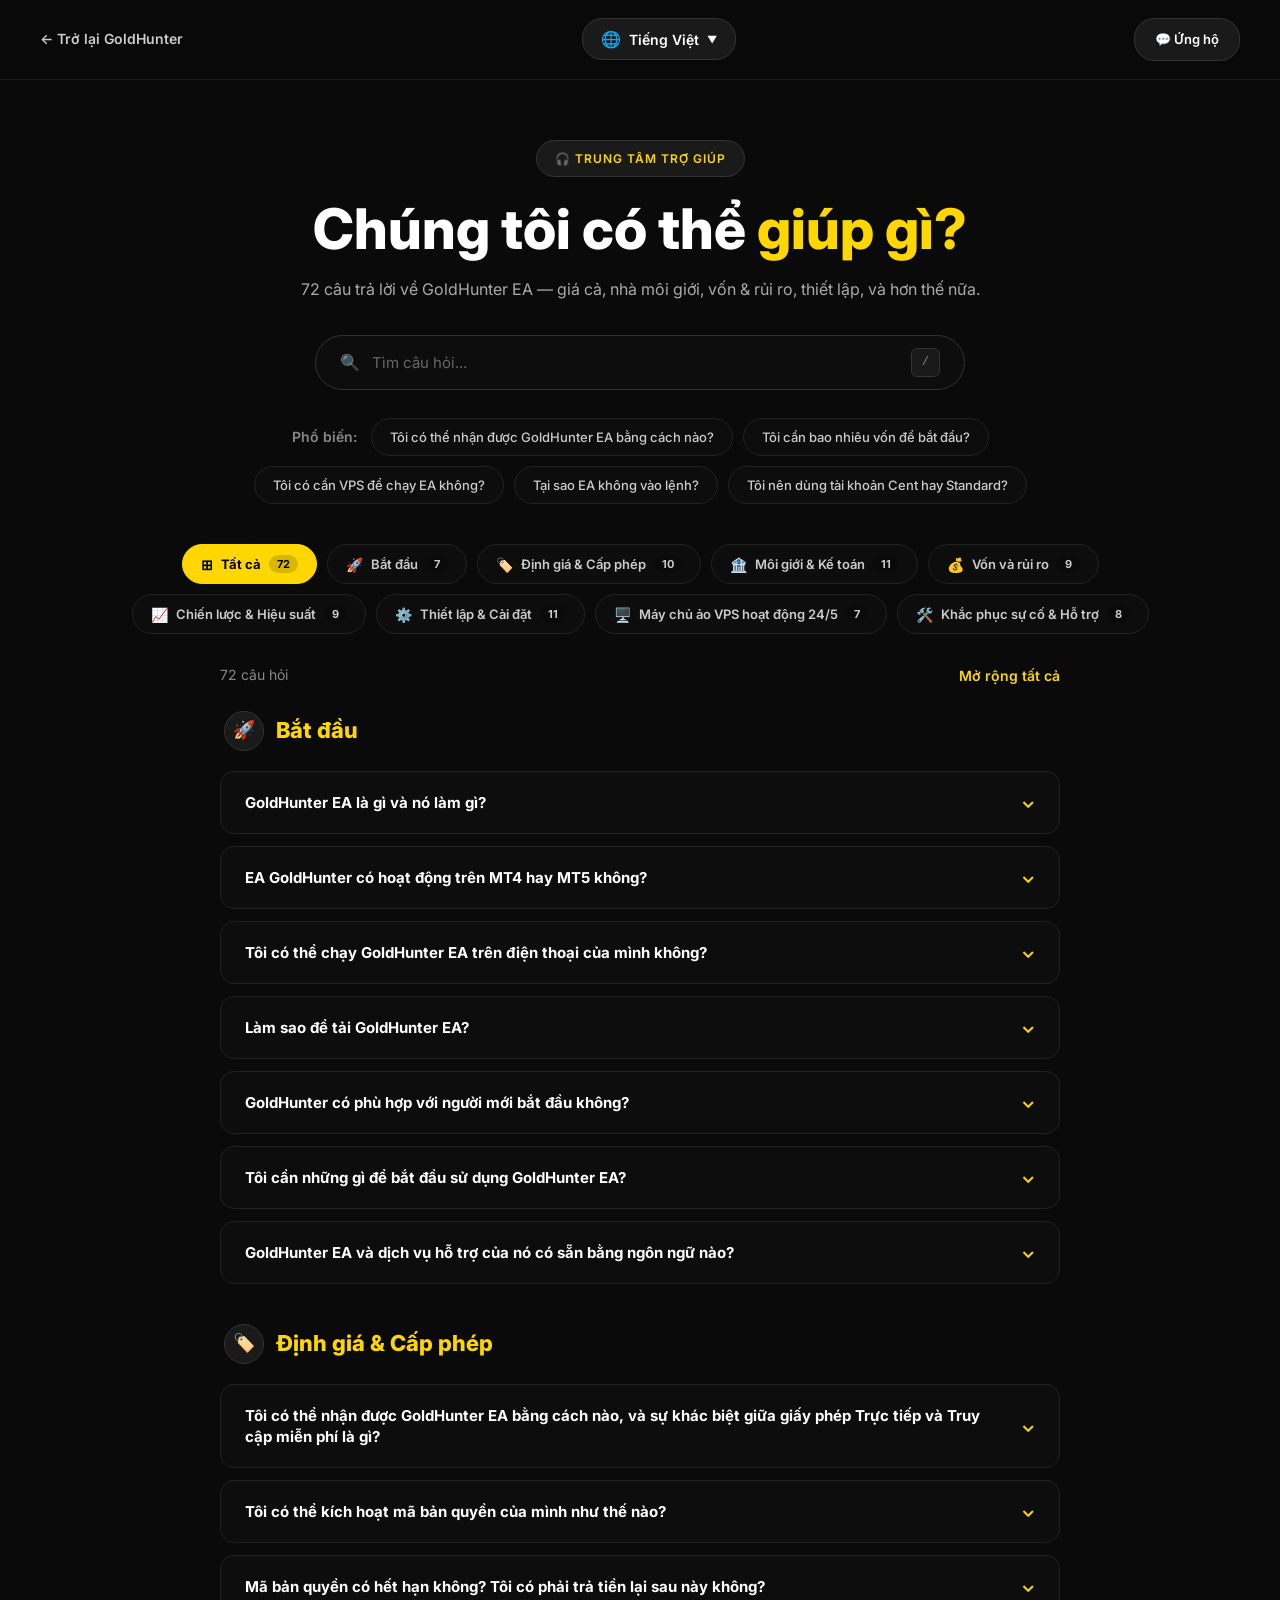
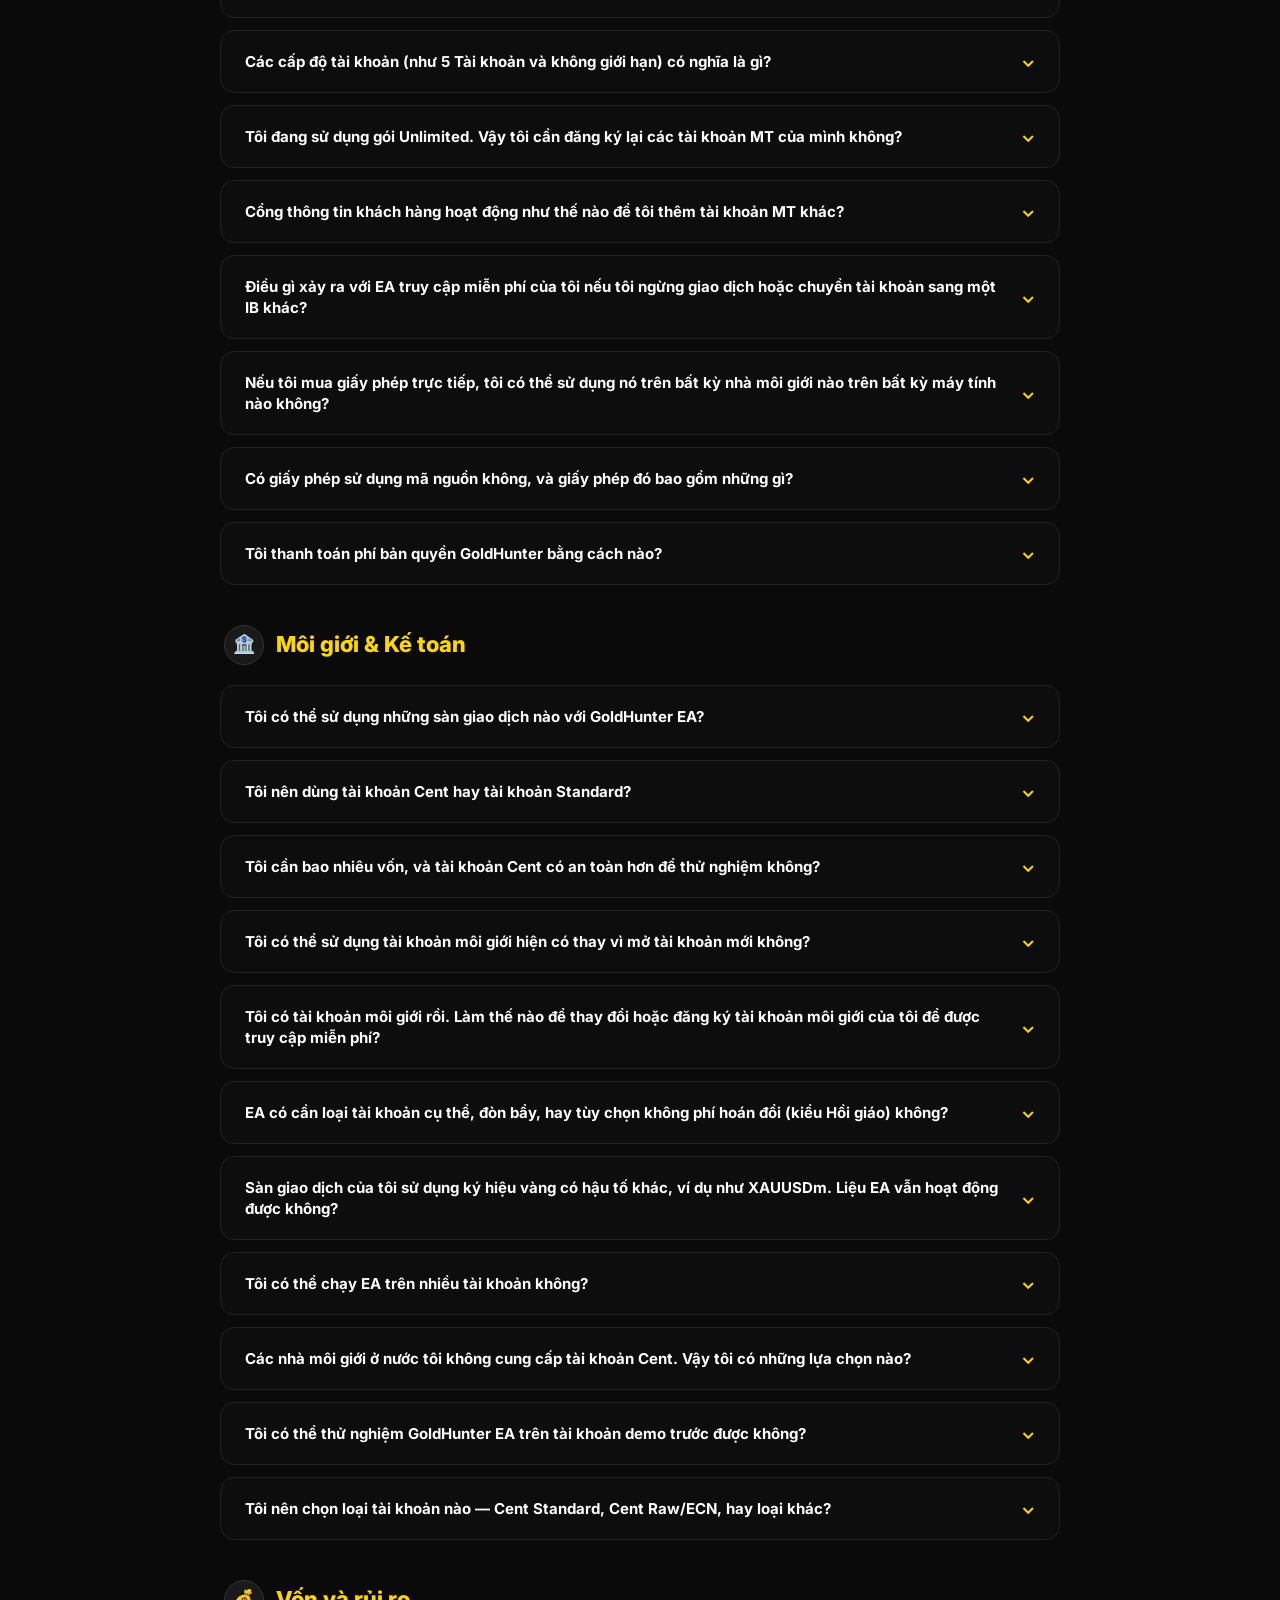
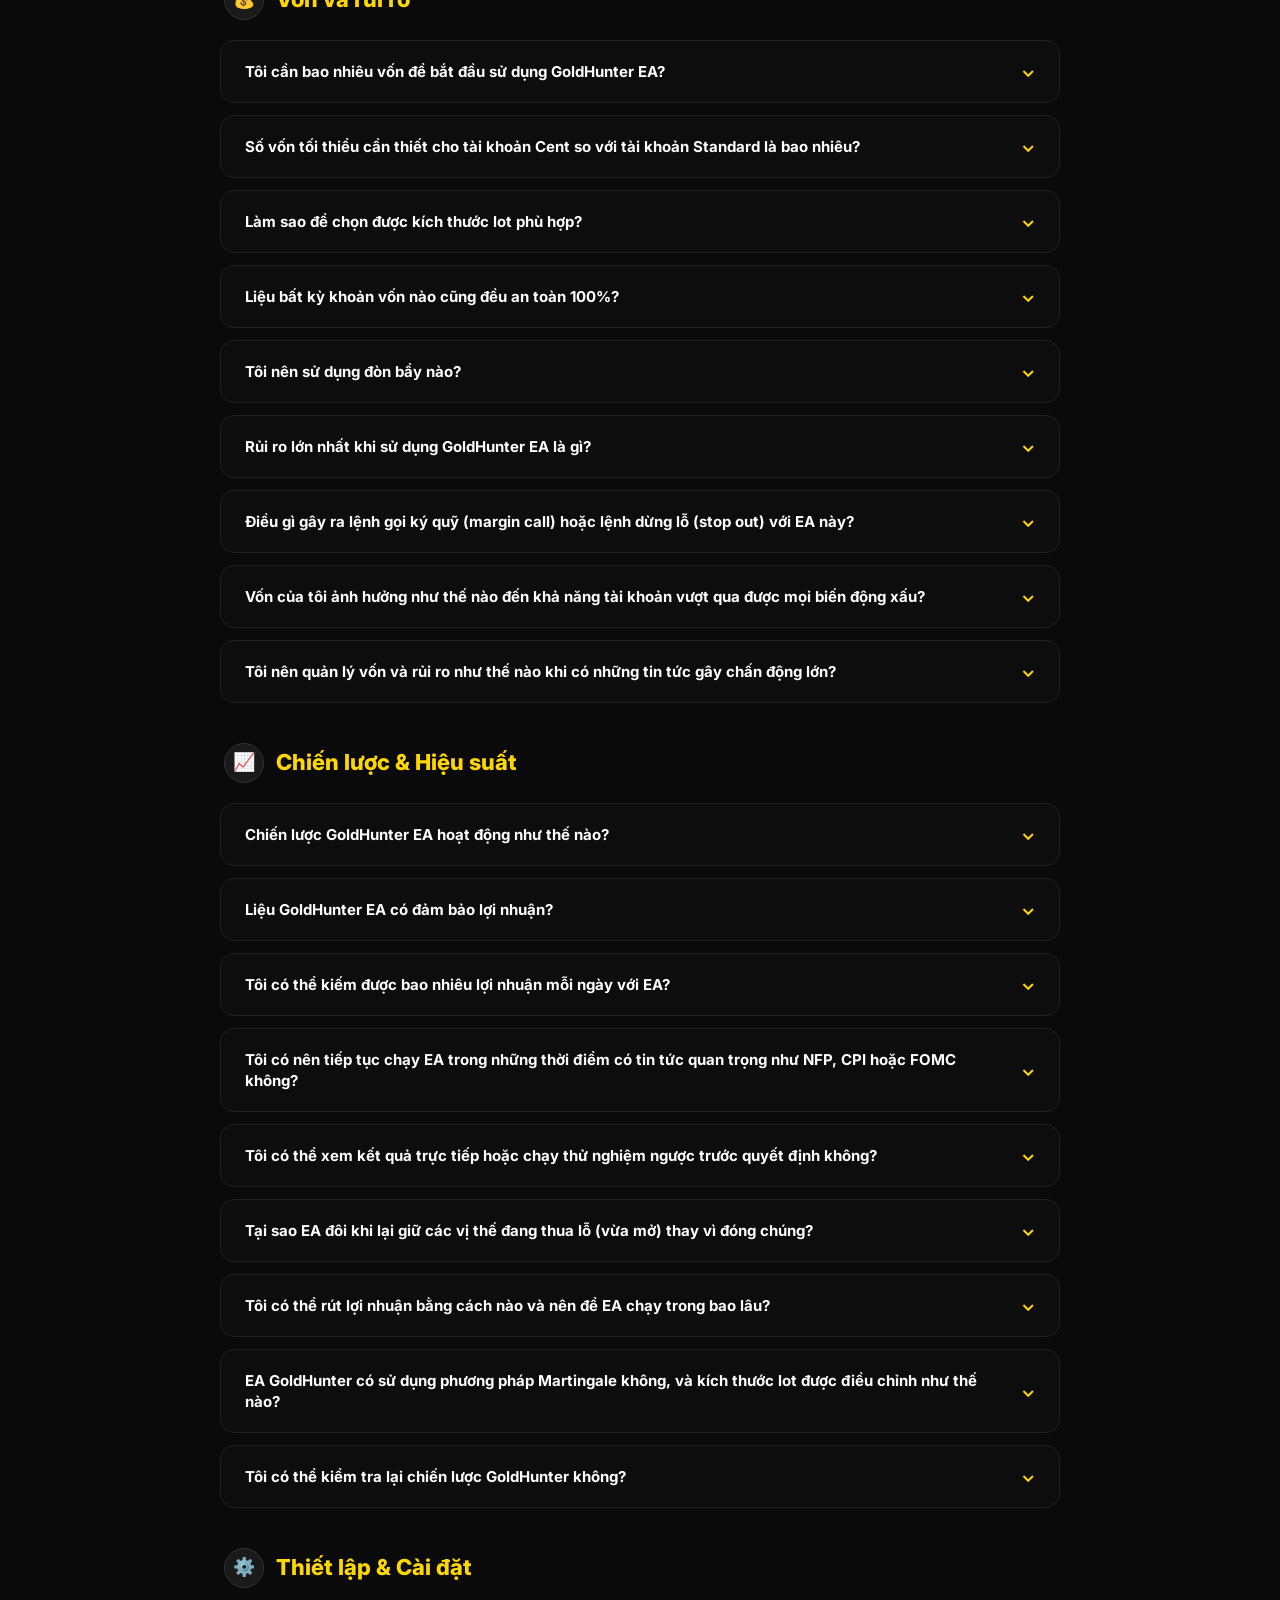
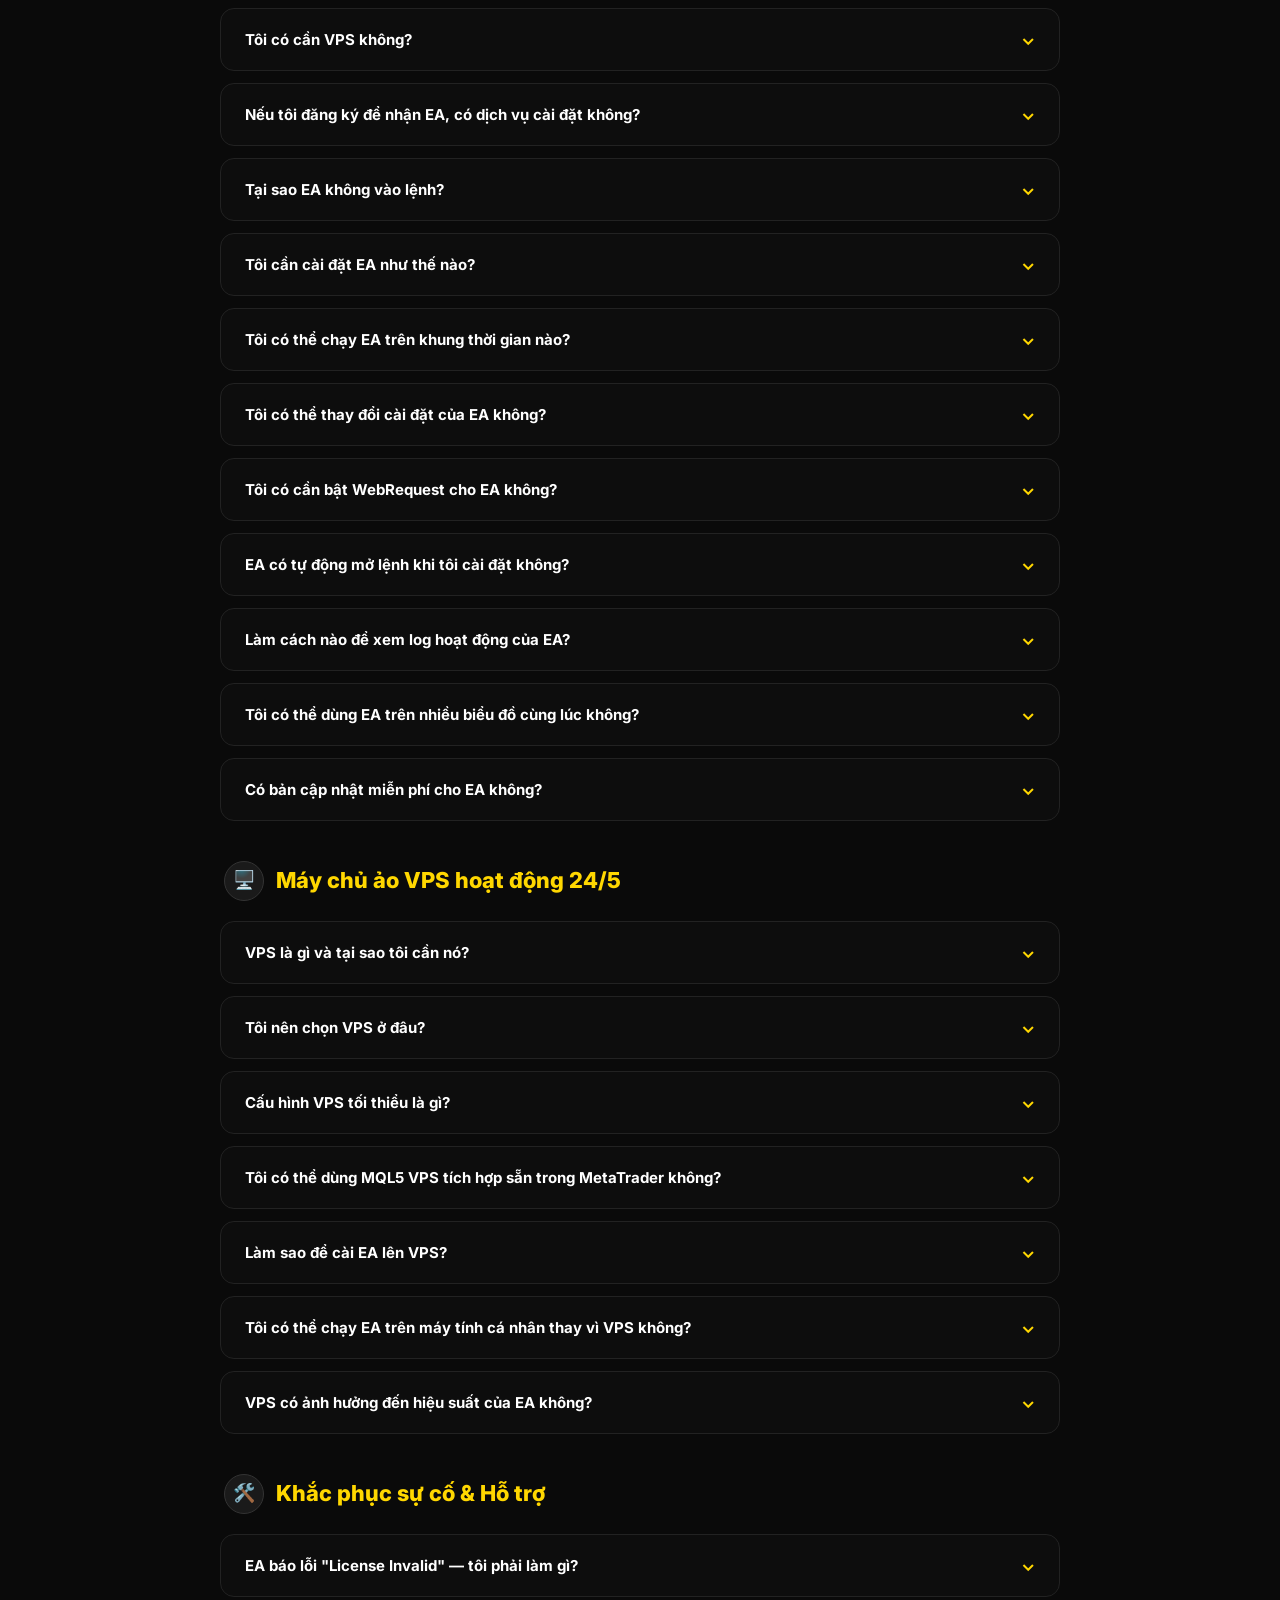
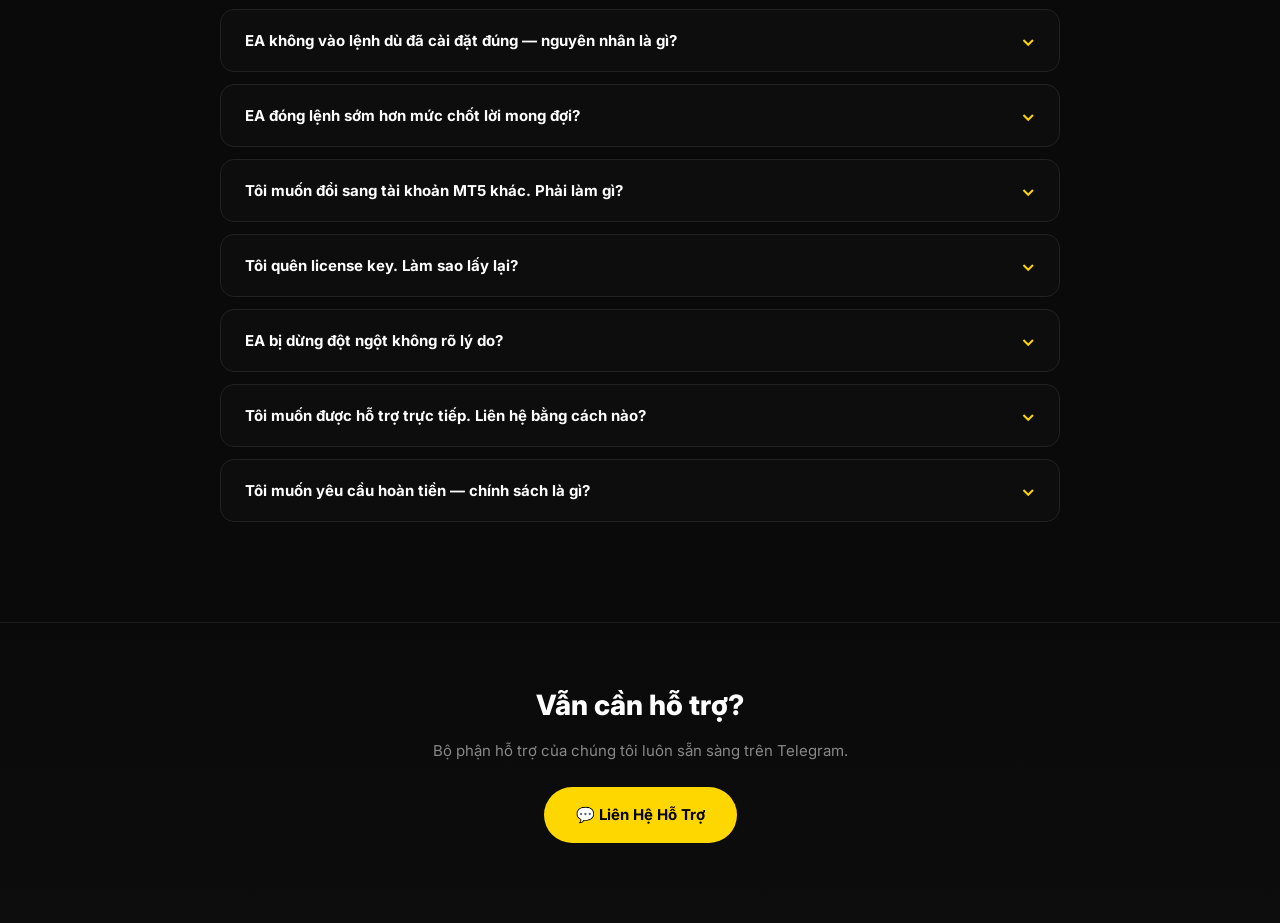
<file: faq.html>
<!DOCTYPE html>
<html lang="vi">
<head>
    <meta charset="UTF-8">
    <meta name="viewport" content="width=device-width, initial-scale=1.0">
    <title>Trung Tâm Trợ Giúp - GoldHunter EA</title>
    <link rel="stylesheet" href="style.css">
    <link href="https://fonts.googleapis.com/css2?family=Inter:wght@400;600;800&display=swap" rel="stylesheet">
</head>
<body class="faq-page">

    <!-- HEADER -->
    <header class="faq-header">
        <a href="index.html" class="back-link">← Trở lại GoldHunter</a>

        <!-- DROPDOWN NGÔN NGỮ -->
        <div class="lang-selector" id="langSelector">
            <button class="lang-btn" id="langBtn" type="button">
                <span class="globe-icon">🌐</span>
                <span id="currentLang">Tiếng Việt</span>
                <span class="arrow">▼</span>
            </button>
            <div class="lang-dropdown" id="langDropdown">
                <a href="#" data-lang="vi">Tiếng Việt <span class="check">✓</span></a>
                <a href="#" data-lang="en">English</a>
                <a href="#" data-lang="ms">Bahasa Melayu</a>
                <a href="#" data-lang="id">Bahasa Indonesia</a>
                <a href="#" data-lang="zh-CN">简体中文</a>
                <a href="#" data-lang="zh-TW">繁體中文</a>
                <a href="#" data-lang="th">ไทย</a>
                <a href="#" data-lang="ko">한국어</a>
                <a href="#" data-lang="ja">日本語</a>
                <a href="#" data-lang="tl">Filipino</a>
                <a href="#" data-lang="hi">हिन्दी</a>
                <a href="#" data-lang="es">Español</a>
                <a href="#" data-lang="pt">Português (Brasil)</a>
                <a href="#" data-lang="ru">Русский</a>
                <a href="#" data-lang="fr">Français</a>
                <a href="#" data-lang="de">Deutsch</a>
                <a href="#" data-lang="mn">Монгол</a>
                <a href="#" data-lang="kk">Қазақша</a>
                <a href="#" data-lang="uz">O'zbekcha</a>
                <a href="#" data-lang="en-ZA">English (South Africa)</a>
            </div>
        </div>

        <a href="https://t.me/Goldhunter89" target="_blank" class="support-btn">💬 Ứng hộ</a>
    </header>

    <!-- HERO -->
    <section class="faq-hero">
        <div class="badge-support">🎧 TRUNG TÂM TRỢ GIÚP</div>
        <h1>Chúng tôi có thể <span class="highlight-gold">giúp gì?</span></h1>
        <p class="faq-hero-subtitle">72 câu trả lời về GoldHunter EA — giá cả, nhà môi giới, vốn & rủi ro, thiết lập, và hơn thế nữa.</p>

        <!-- Ô TÌM KIẾM -->
        <div class="search-box">
            <span class="search-icon">🔍</span>
            <input type="text" id="faqSearch" placeholder="Tìm câu hỏi...">
            <kbd class="search-kbd">/</kbd>
        </div>

        <!-- CÂU HỎI PHỔ BIẾN -->
        <div class="popular-questions">
            <p class="popular-label">Phổ biến:</p>
            <button class="popular-tag" data-target="q-cat-1">Tôi có thể nhận được GoldHunter EA bằng cách nào?</button>
            <button class="popular-tag" data-target="q-cat-1">Tôi cần bao nhiêu vốn để bắt đầu?</button>
            <button class="popular-tag" data-target="q-cat-6">Tôi có cần VPS để chạy EA không?</button>
            <button class="popular-tag" data-target="q-cat-8">Tại sao EA không vào lệnh?</button>
            <button class="popular-tag" data-target="q-cat-2">Tôi nên dùng tài khoản Cent hay Standard?</button>
        </div>
    </section>

    <!-- TABS DANH MỤC -->
    <section class="faq-tabs-wrapper">
        <div class="faq-tabs-grid" id="faqTabs">
            <button class="faq-cat-btn active" data-cat="all">
                <span class="cat-icon">⊞</span> Tất cả <span class="cat-count">72</span>
            </button>
            <button class="faq-cat-btn" data-cat="bat-dau">
                <span class="cat-icon">🚀</span> Bắt đầu <span class="cat-count">7</span>
            </button>
            <button class="faq-cat-btn" data-cat="dinh-gia">
                <span class="cat-icon">🏷️</span> Định giá & Cấp phép <span class="cat-count">10</span>
            </button>
            <button class="faq-cat-btn" data-cat="moi-gioi">
                <span class="cat-icon">🏦</span> Môi giới & Kế toán <span class="cat-count">11</span>
            </button>
            <button class="faq-cat-btn" data-cat="von-rui-ro">
                <span class="cat-icon">💰</span> Vốn và rủi ro <span class="cat-count">9</span>
            </button>
            <button class="faq-cat-btn" data-cat="chien-luoc">
                <span class="cat-icon">📈</span> Chiến lược & Hiệu suất <span class="cat-count">9</span>
            </button>
            <button class="faq-cat-btn" data-cat="thiet-lap">
                <span class="cat-icon">⚙️</span> Thiết lập & Cài đặt <span class="cat-count">11</span>
            </button>
            <button class="faq-cat-btn" data-cat="vps">
                <span class="cat-icon">🖥️</span> Máy chủ ảo VPS hoạt động 24/5 <span class="cat-count">7</span>
            </button>
            <button class="faq-cat-btn" data-cat="khac-phuc">
                <span class="cat-icon">🛠️</span> Khắc phục sự cố & Hỗ trợ <span class="cat-count">8</span>
            </button>
        </div>
    </section>

    <!-- THANH ĐIỀU KHIỂN -->
    <section class="faq-controls">
        <p class="faq-count-display"><span id="faqVisibleCount">72</span> câu hỏi</p>
        <button class="btn-expand-all" id="btnExpandAll">Mở rộng tất cả</button>
    </section>

    <!-- NỘI DUNG FAQ -->
    <section class="faq-container" id="faqContainer">

        <!-- ========== BẮT ĐẦU ========== -->
        <div class="faq-category" data-category="bat-dau">
            <div class="category-header">
                <span class="cat-badge">🚀</span>
                <h2>Bắt đầu</h2>
            </div>
            <div class="faq-list-full">

                <div class="faq-item-full" data-category="bat-dau">
                    <div class="faq-question-full">
                        <span class="faq-q-text">GoldHunter EA là gì và nó làm gì?</span>
                        <span class="faq-icon">⌄</span>
                    </div>
                    <div class="faq-answer-full">
                        <p>GoldHunter EA là một robot giao dịch (Expert Advisor) dành cho MetaTrader 5, được xây dựng và tối ưu hóa đặc biệt cho cặp XAUUSD (Vàng) — đó là thị trường mặc định của nó, và nó không được thiết kế cho các cặp tiền tệ khác ngay từ đầu. Đây là một công cụ tự động có rủi ro cao và không đảm bảo lợi nhuận.</p>
                        <button class="copy-link-btn" onclick="copyQuestionLink(this)">🔗 Sao chép liên kết</button>
                    </div>
                </div>

                <div class="faq-item-full" data-category="bat-dau">
                    <div class="faq-question-full">
                        <span class="faq-q-text">EA GoldHunter có hoạt động trên MT4 hay MT5 không?</span>
                        <span class="faq-icon">⌄</span>
                    </div>
                    <div class="faq-answer-full">
                        <p>Hiện tại chúng tôi cung cấp bản dựng tối ưu dành cho MT5.</p>
                        <button class="copy-link-btn" onclick="copyQuestionLink(this)">🔗 Sao chép liên kết</button>
                    </div>
                </div>

                <div class="faq-item-full" data-category="bat-dau">
                    <div class="faq-question-full">
                        <span class="faq-q-text">Tôi có thể chạy GoldHunter EA trên điện thoại của mình không?</span>
                        <span class="faq-icon">⌄</span>
                    </div>
                    <div class="faq-answer-full">
                        <p>Không. GoldHunter EA chỉ chạy trên ứng dụng MetaTrader 5 dành cho máy tính để bàn (máy tính Windows, laptop hoặc VPS) — nó không thể chạy trên điện thoại, dù là Android hay iPhone/iOS. Ứng dụng MetaTrader trên điện thoại di động chỉ có thể giám sát tài khoản và giao dịch của bạn; nó không thể chạy một Expert Advisor (EA). Để giao dịch liên tục 24/7, hãy sử dụng VPS.</p>
                        <button class="copy-link-btn" onclick="copyQuestionLink(this)">🔗 Sao chép liên kết</button>
                    </div>
                </div>

                <div class="faq-item-full" data-category="bat-dau">
                    <div class="faq-question-full">
                        <span class="faq-q-text">Làm sao để tải GoldHunter EA?</span>
                        <span class="faq-icon">⌄</span>
                    </div>
                    <div class="faq-answer-full">
                        <p>Có hai cách. <strong>Giấy phép trực tiếp:</strong> thanh toán một lần duy nhất trọn đời, hoạt động với bất kỳ nhà môi giới nào và bao gồm các nâng cấp miễn phí; bạn đăng ký ID tài khoản MT của mình (tối đa 5 tài khoản ở gói 5 tài khoản, hoặc không giới hạn số lượng ở gói Không giới hạn). <strong>Truy cập miễn phí:</strong> không mất phí cấp phép — đăng ký qua liên kết chính thức của IB, hoàn tất KYC và nạp tiền. Dù bằng cách nào, giấy phép cũng sẽ bị khóa với các ID tài khoản MT cụ thể mà bạn đăng ký. Xem phần Giá cả để biết chi phí.</p>
                        <button class="copy-link-btn" onclick="copyQuestionLink(this)">🔗 Sao chép liên kết</button>
                    </div>
                </div>

                <div class="faq-item-full" data-category="bat-dau">
                    <div class="faq-question-full">
                        <span class="faq-q-text">GoldHunter có phù hợp với người mới bắt đầu không?</span>
                        <span class="faq-icon">⌄</span>
                    </div>
                    <div class="faq-answer-full">
                        <p>Vâng — nó chạy trên các thiết lập mặc định, vì vậy không có thiết lập phức tạp và việc cài đặt cũng giống như bất kỳ EA MetaTrader nào khác. Chỉ cần bắt đầu với số vốn nhỏ và chỉ sử dụng số tiền bạn có thể chấp nhận mất. Hỗ trợ có trên Telegram nếu bạn cần giúp đỡ.</p>
                        <button class="copy-link-btn" onclick="copyQuestionLink(this)">🔗 Sao chép liên kết</button>
                    </div>
                </div>

                <div class="faq-item-full" data-category="bat-dau">
                    <div class="faq-question-full">
                        <span class="faq-q-text">Tôi cần những gì để bắt đầu sử dụng GoldHunter EA?</span>
                        <span class="faq-icon">⌄</span>
                    </div>
                    <div class="faq-answer-full">
                        <p>Bạn cần có tài khoản MT5 với một nhà môi giới, ứng dụng MetaTrader trên máy tính để bàn (PC, laptop hoặc VPS) và giấy phép GoldHunter (Giấy phép trực tiếp hoặc Truy cập miễn phí). Sau khi có giấy phép, hãy đăng nhập vào cổng thông tin khách hàng, đăng ký số tài khoản MT của bạn và tải xuống EA và các thiết lập sẵn. Nên sử dụng VPS để chạy liên tục.</p>
                        <button class="copy-link-btn" onclick="copyQuestionLink(this)">🔗 Sao chép liên kết</button>
                    </div>
                </div>

                <div class="faq-item-full" data-category="bat-dau">
                    <div class="faq-question-full">
                        <span class="faq-q-text">GoldHunter EA và dịch vụ hỗ trợ của nó có sẵn bằng ngôn ngữ nào?</span>
                        <span class="faq-icon">⌄</span>
                    </div>
                    <div class="faq-answer-full">
                        <p>Cổng thông tin khách hàng, phần Hỏi đáp này và các tài liệu trợ giúp đều bằng tiếng Anh, và bộ phận hỗ trợ có mặt trên Telegram. Bản thân MetaTrader hỗ trợ nhiều ngôn ngữ hiển thị trong phần cài đặt của nó.</p>
                        <button class="copy-link-btn" onclick="copyQuestionLink(this)">🔗 Sao chép liên kết</button>
                    </div>
                </div>

            </div>
        </div>

        <!-- ========== ĐỊNH GIÁ & CẤP PHÉP ========== -->
        <div class="faq-category" data-category="dinh-gia">
            <div class="category-header">
                <span class="cat-badge">🏷️</span>
                <h2>Định giá & Cấp phép</h2>
            </div>
            <div class="faq-list-full">

                <div class="faq-item-full" data-category="dinh-gia">
                    <div class="faq-question-full">
                        <span class="faq-q-text">Tôi có thể nhận được GoldHunter EA bằng cách nào, và sự khác biệt giữa giấy phép Trực tiếp và Truy cập miễn phí là gì?</span>
                        <span class="faq-icon">⌄</span>
                    </div>
                    <div class="faq-answer-full">
                        <p>Có hai lựa chọn. <strong>Giấy phép Trực tiếp</strong> là khoản thanh toán một lần trọn đời (xem Giá cả) hoạt động với bất kỳ nhà môi giới nào, không có điều kiện về khối lượng giao dịch và bao gồm các bản nâng cấp miễn phí. <strong>Quyền truy cập Miễn phí</strong> không mất phí — đăng ký qua liên kết IB chính thức, hoàn tất KYC và nạp tiền. Cả hai đều bị khóa vào ID tài khoản MT cụ thể mà bạn đăng ký trên cổng thông tin: Giấy phép Trực tiếp cho phép bạn đăng ký tối đa giới hạn cấp độ của mình (5 tài khoản hoặc không giới hạn), trong khi Quyền truy cập Miễn phí được liên kết với tài khoản của bạn dưới IB chính thức. Cả hai đều chạy cùng một EA trên cặp XAUUSD cho MT5.</p>
                        <button class="copy-link-btn" onclick="copyQuestionLink(this)">🔗 Sao chép liên kết</button>
                    </div>
                </div>

                <div class="faq-item-full" data-category="dinh-gia">
                    <div class="faq-question-full">
                        <span class="faq-q-text">Tôi có thể kích hoạt mã bản quyền của mình như thế nào?</span>
                        <span class="faq-icon">⌄</span>
                    </div>
                    <div class="faq-answer-full">
                        <p>Kết nối EA với biểu đồ XAUUSD, mở phần Inputs và nhập mã bản quyền của bạn. EA sẽ xác thực trực tuyến, vì vậy phần mềm giao dịch cần có kết nối internet. Tài khoản MT phải được đăng ký với giấy phép của bạn trước, nếu không bạn sẽ gặp lỗi bản quyền.</p>
                        <button class="copy-link-btn" onclick="copyQuestionLink(this)">🔗 Sao chép liên kết</button>
                    </div>
                </div>

                <div class="faq-item-full" data-category="dinh-gia">
                    <div class="faq-question-full">
                        <span class="faq-q-text">Mã bản quyền có hết hạn không? Tôi có phải trả tiền lại sau này không?</span>
                        <span class="faq-icon">⌄</span>
                    </div>
                    <div class="faq-answer-full">
                        <p>Giấy phép trực tiếp (trọn đời) không bao giờ hết hạn — không mất phí gia hạn và được nâng cấp miễn phí lên tất cả các phiên bản tương lai. Quyền truy cập miễn phí cũng không mất phí, nhưng phải tuân theo các điều kiện của chương trình IB.</p>
                        <button class="copy-link-btn" onclick="copyQuestionLink(this)">🔗 Sao chép liên kết</button>
                    </div>
                </div>

                <div class="faq-item-full" data-category="dinh-gia">
                    <div class="faq-question-full">
                        <span class="faq-q-text">Các cấp độ tài khoản (như 5 Tài khoản và không giới hạn) có nghĩa là gì?</span>
                        <span class="faq-icon">⌄</span>
                    </div>
                    <div class="faq-answer-full">
                        <p>Mỗi giấy phép trả phí đều có một cấp độ quy định số lượng tài khoản MT bạn có thể đăng ký, ví dụ như cấp độ 5 tài khoản hoặc Không giới hạn. Mỗi mã kích hoạt được liên kết với số tài khoản đã đăng ký của bạn, vì vậy EA chỉ chạy trên các tài khoản đó. "Không giới hạn" có nghĩa là không có giới hạn về số lượng tài khoản bạn có thể đăng ký, chứ không phải là nó tự động chạy trên bất kỳ tài khoản nào.</p>
                        <button class="copy-link-btn" onclick="copyQuestionLink(this)">🔗 Sao chép liên kết</button>
                    </div>
                </div>

                <div class="faq-item-full" data-category="dinh-gia">
                    <div class="faq-question-full">
                        <span class="faq-q-text">Tôi đang sử dụng gói Unlimited. Vậy tôi cần đăng ký lại các tài khoản MT của mình không?</span>
                        <span class="faq-icon">⌄</span>
                    </div>
                    <div class="faq-answer-full">
                        <p>Đúng vậy. Mọi gói cước, kể cả gói Unlimited, đều yêu cầu đăng ký ít nhất một tài khoản MT trên cổng thông tin trước khi EA hoạt động. Gói Unlimited chỉ loại bỏ giới hạn về số lượng tài khoản bạn có thể thêm; mỗi tài khoản vẫn phải được đăng ký, nếu không bạn sẽ gặp lỗi giấy phép.</p>
                        <button class="copy-link-btn" onclick="copyQuestionLink(this)">🔗 Sao chép liên kết</button>
                    </div>
                </div>

                <div class="faq-item-full" data-category="dinh-gia">
                    <div class="faq-question-full">
                        <span class="faq-q-text">Cổng thông tin khách hàng hoạt động như thế nào để tôi thêm tài khoản MT khác?</span>
                        <span class="faq-icon">⌄</span>
                    </div>
                    <div class="faq-answer-full">
                        <p>Cổng thông tin khách hàng dành cho những người sở hữu giấy phép trả phí để quản lý khóa của họ — hãy đăng nhập bằng khóa và mật khẩu của bạn để đăng ký hoặc thêm ID tài khoản MT. Để chạy EA trên một tài khoản mới, trước tiên hãy thêm tài khoản đó vào cổng thông tin. Người dùng truy cập miễn phí không có cổng thông tin (bộ phận hỗ trợ sẽ thiết lập tài khoản duy nhất cho họ). Cổng thông tin chỉ dùng để quản lý khóa, không phải để tải xuống — EA có sẵn trên các liên kết tải xuống công khai.</p>
                        <button class="copy-link-btn" onclick="copyQuestionLink(this)">🔗 Sao chép liên kết</button>
                    </div>
                </div>

                <div class="faq-item-full" data-category="dinh-gia">
                    <div class="faq-question-full">
                        <span class="faq-q-text">Điều gì xảy ra với EA truy cập miễn phí của tôi nếu tôi ngừng giao dịch hoặc chuyển tài khoản sang một IB khác?</span>
                        <span class="faq-icon">⌄</span>
                    </div>
                    <div class="faq-answer-full">
                        <p>Quyền truy cập miễn phí phụ thuộc vào việc tài khoản của bạn vẫn thuộc hệ thống IB chính thức. Nếu bạn chuyển sang hệ thống khác, giấy phép truy cập miễn phí sẽ không được duy trì và EA sẽ ngừng hoạt động. Nếu bạn không muốn điều kiện về IB hoặc khối lượng giao dịch, giấy phép trực tiếp sẽ hoạt động trên bất kỳ nhà môi giới nào. Vui lòng liên hệ bộ phận hỗ trợ nếu tình huống của bạn thay đổi.</p>
                        <button class="copy-link-btn" onclick="copyQuestionLink(this)">🔗 Sao chép liên kết</button>
                    </div>
                </div>

                <div class="faq-item-full" data-category="dinh-gia">
                    <div class="faq-question-full">
                        <span class="faq-q-text">Nếu tôi mua giấy phép trực tiếp, tôi có thể sử dụng nó trên bất kỳ nhà môi giới nào trên bất kỳ máy tính nào không?</span>
                        <span class="faq-icon">⌄</span>
                    </div>
                    <div class="faq-answer-full">
                        <p>Đúng vậy. Giấy phép trực tiếp hoạt động với bất kỳ nhà môi giới nào, không có điều kiện về khối lượng giao dịch và bạn có thể cài đặt nó trên bất kỳ máy tính hoặc VPS nào. Mỗi tài khoản MT chỉ cần được đăng ký vào giấy phép của bạn trước, tối đa đến giới hạn của cấp độ bạn chọn. EA sẽ kiểm tra giấy phép trực tuyến, vì vậy thiết bị đầu cuối cần có kết nối internet.</p>
                        <button class="copy-link-btn" onclick="copyQuestionLink(this)">🔗 Sao chép liên kết</button>
                    </div>
                </div>

                <div class="faq-item-full" data-category="dinh-gia">
                    <div class="faq-question-full">
                        <span class="faq-q-text">Có giấy phép sử dụng mã nguồn không, và giấy phép đó bao gồm những gì?</span>
                        <span class="faq-icon">⌄</span>
                    </div>
                    <div class="faq-answer-full">
                        <p>Có. Giấy phép sử dụng toàn bộ mã nguồn có sẵn — xem phần Giá cả để biết giá hiện tại. Đây là phiên bản ngoại tuyến, không cần khóa bản quyền, bạn có thể chỉnh sửa và sử dụng trọn đời. Liên hệ bộ phận hỗ trợ để biết thêm chi tiết.</p>
                        <button class="copy-link-btn" onclick="copyQuestionLink(this)">🔗 Sao chép liên kết</button>
                    </div>
                </div>

                <div class="faq-item-full" data-category="dinh-gia">
                    <div class="faq-question-full">
                        <span class="faq-q-text">Tôi thanh toán phí bản quyền GoldHunter bằng cách nào?</span>
                        <span class="faq-icon">⌄</span>
                    </div>
                    <div class="faq-answer-full">
                        <p>Thanh toán bằng USDT. Chọn cấp độ của bạn trong phần Giá cả để xem số tiền chính xác cùng với địa chỉ ví USDT và mạng cần gửi đến. Sau khi thanh toán, hãy nhắn tin GoldHunter trên Telegram kèm ảnh chụp màn hình giao dịch và ID MT5 của bạn để kích hoạt giấy phép.</p>
                        <button class="copy-link-btn" onclick="copyQuestionLink(this)">🔗 Sao chép liên kết</button>
                    </div>
                </div>

            </div>
        </div>

        <!-- ========== MÔI GIỚI & KẾ TOÁN ========== -->
        <div class="faq-category" data-category="moi-gioi">
            <div class="category-header">
                <span class="cat-badge">🏦</span>
                <h2>Môi giới & Kế toán</h2>
            </div>
            <div class="faq-list-full">

                <div class="faq-item-full" data-category="moi-gioi">
                    <div class="faq-question-full">
                        <span class="faq-q-text">Tôi có thể sử dụng những sàn giao dịch nào với GoldHunter EA?</span>
                        <span class="faq-icon">⌄</span>
                    </div>
                    <div class="faq-answer-full">
                        <p>Bất kỳ sàn giao dịch MT5 nào có mã giao dịch Vàng (XAUUSD) phù hợp — với mức chênh lệch giá, đòn bẩy, tốc độ khớp lệnh và loại tài khoản tốt. Với Giấy phép Trực tiếp, bạn có thể chọn bất kỳ sàn giao dịch nào. Để truy cập miễn phí, tài khoản của bạn phải được đăng ký thông qua liên kết IB chính thức.</p>
                        <button class="copy-link-btn" onclick="copyQuestionLink(this)">🔗 Sao chép liên kết</button>
                    </div>
                </div>

                <div class="faq-item-full" data-category="moi-gioi">
                    <div class="faq-question-full">
                        <span class="faq-q-text">Tôi nên dùng tài khoản Cent hay tài khoản Standard?</span>
                        <span class="faq-icon">⌄</span>
                    </div>
                    <div class="faq-answer-full">
                        <p>Tài khoản Cent được khuyến nghị cho vốn nhỏ và để thử nghiệm thực tế — bạn có thể bắt đầu một cách khiêm tốn và vẫn giao dịch trong điều kiện thị trường thực. Tài khoản Standard cần vốn lớn hơn nhiều và các thiết lập thận trọng hơn. Nếu bạn là người mới, hãy bắt đầu với tài khoản Cent, sau đó chuyển sang tài khoản Standard sau. Dù bằng cách nào, hãy đảm bảo rằng nhà môi giới, đòn bẩy, chênh lệch giá, hậu tố mã chứng khoán và thiết lập tệp cấu hình phù hợp với khuyến nghị.</p>
                        <button class="copy-link-btn" onclick="copyQuestionLink(this)">🔗 Sao chép liên kết</button>
                    </div>
                </div>

                <div class="faq-item-full" data-category="moi-gioi">
                    <div class="faq-question-full">
                        <span class="faq-q-text">Tôi cần bao nhiêu vốn, và tài khoản Cent có an toàn hơn để thử nghiệm không?</span>
                        <span class="faq-icon">⌄</span>
                    </div>
                    <div class="faq-answer-full">
                        <p>Tài khoản Cent cho phép bạn bắt đầu với số dư nhỏ hơn và rủi ro thực tế thấp hơn, vì vậy đây thường là lựa chọn để thử nghiệm ban đầu; tài khoản Standard cần nhiều vốn hơn đáng kể. Con số chính xác phụ thuộc vào loại tài khoản và khả năng chấp nhận rủi ro — xem hướng dẫn thiết lập. Vàng là mặt hàng biến động, vì vậy không có số dư nào đảm bảo chống lại thua lỗ.</p>
                        <button class="copy-link-btn" onclick="copyQuestionLink(this)">🔗 Sao chép liên kết</button>
                    </div>
                </div>

                <div class="faq-item-full" data-category="moi-gioi">
                    <div class="faq-question-full">
                        <span class="faq-q-text">Tôi có thể sử dụng tài khoản môi giới hiện có thay vì mở tài khoản mới không?</span>
                        <span class="faq-icon">⌄</span>
                    </div>
                    <div class="faq-answer-full">
                        <p>Với Giấy phép Trực tiếp, tài khoản hiện có sẽ hoạt động nếu đáp ứng các thông số kỹ thuật (mã vàng phù hợp, chênh lệch giá, đòn bẩy, loại tài khoản). Để truy cập miễn phí, bạn thường cần đăng ký tài khoản mới hoặc thay đổi nhà cung cấp dịch vụ (IB) thông qua liên kết chính thức. Nếu không chắc chắn tài khoản của mình có đủ điều kiện hay không, hãy liên hệ với bộ phận hỗ trợ trước.</p>
                        <button class="copy-link-btn" onclick="copyQuestionLink(this)">🔗 Sao chép liên kết</button>
                    </div>
                </div>

                <div class="faq-item-full" data-category="moi-gioi">
                    <div class="faq-question-full">
                        <span class="faq-q-text">Tôi có tài khoản môi giới rồi. Làm thế nào để thay đổi hoặc đăng ký tài khoản môi giới của tôi để được truy cập miễn phí?</span>
                        <span class="faq-icon">⌄</span>
                    </div>
                    <div class="faq-answer-full">
                        <p>Để truy cập miễn phí, bạn cần có tài khoản thuộc hệ thống IB chính thức của chúng tôi. Nếu bạn chưa có tài khoản, hãy đăng ký tài khoản mới bằng liên kết môi giới GoldHunter chính thức bên dưới, liên kết này đã có sẵn mã giới thiệu phù hợp cho bạn. Nếu bạn đã có tài khoản Vantage, bạn có thể yêu cầu chuyển đổi IB sang hệ thống IB chính thức bằng cách gửi email cho Vantage — sử dụng mẫu email có sẵn trong phần "Dành cho người dùng tài khoản hiện có" trên trang chủ (hoặc hỏi trợ lý ảo và họ sẽ hướng dẫn bạn cách gửi email chính xác). Quá trình chuyển đổi IB có thể mất một thời gian để được phê duyệt, và quyền truy cập EA chỉ được kích hoạt khi tài khoản của bạn xuất hiện dưới hệ thống IB chính thức. Bộ phận hỗ trợ sẽ hướng dẫn bạn và bạn có thể tự quản lý việc đăng ký tài khoản MT trong cổng thông tin khách hàng.</p>
                        <button class="copy-link-btn" onclick="copyQuestionLink(this)">🔗 Sao chép liên kết</button>
                    </div>
                </div>

                <div class="faq-item-full" data-category="moi-gioi">
                    <div class="faq-question-full">
                        <span class="faq-q-text">EA có cần loại tài khoản cụ thể, đòn bẩy, hay tùy chọn không phí hoán đổi (kiểu Hồi giáo) không?</span>
                        <span class="faq-icon">⌄</span>
                    </div>
                    <div class="faq-answer-full">
                        <p>Thông số tài khoản của bạn rất quan trọng: hậu tố mã giao dịch (ví dụ: XAUUSD so với XAUUSDm), chênh lệch giá, đòn bẩy, máy chủ và loại tài khoản (Cent so với Standard) đều ảnh hưởng đến hiệu suất. Đòn bẩy cao hơn cho phép biên độ ký quỹ lớn hơn nhưng không làm giảm rủi ro thị trường. Giao dịch không phí hoán đổi (Islamic) được hỗ trợ miễn là các thông số khác phù hợp. Hãy xác nhận lại thông tin chi tiết của bạn với bộ phận hỗ trợ để đảm bảo tệp thiết lập của bạn khớp với thông tin cần thiết.</p>
                        <button class="copy-link-btn" onclick="copyQuestionLink(this)">🔗 Sao chép liên kết</button>
                    </div>
                </div>

                <div class="faq-item-full" data-category="moi-gioi">
                    <div class="faq-question-full">
                        <span class="faq-q-text">Sàn giao dịch của tôi sử dụng ký hiệu vàng có hậu tố khác, ví dụ như XAUUSDm. Liệu EA vẫn hoạt động được không?</span>
                        <span class="faq-icon">⌄</span>
                    </div>
                    <div class="faq-answer-full">
                        <p>Đúng vậy. Các nhà môi giới có thể đặt tên cho mã vàng là XAUUSD hoặc sử dụng hậu tố như XAUUSDm. EA sẽ giao dịch bất kỳ mã vàng nào mà nhà môi giới của bạn cung cấp, miễn là biểu đồ và tệp thiết lập được đặt chính xác cho mã đó. Nếu giao dịch không mở, trước tiên hãy kiểm tra hậu tố của mã — bộ phận hỗ trợ có thể giúp bạn tìm được mã phù hợp.</p>
                        <button class="copy-link-btn" onclick="copyQuestionLink(this)">🔗 Sao chép liên kết</button>
                    </div>
                </div>

                <div class="faq-item-full" data-category="moi-gioi">
                    <div class="faq-question-full">
                        <span class="faq-q-text">Tôi có thể chạy EA trên nhiều tài khoản không?</span>
                        <span class="faq-icon">⌄</span>
                    </div>
                    <div class="faq-answer-full">
                        <p>Vâng, tùy thuộc vào cấp độ của bạn. Mỗi giấy phép được khóa với ID tài khoản MT cụ thể mà bạn đăng ký trên cổng thông tin: cấp độ Giấy phép Trực tiếp "5 Tài khoản" cho phép tối đa 5 ID và cấp độ "Không giới hạn" cho phép số lượng ID không giới hạn, trên bất kỳ nhà môi giới nào. Quyền truy cập miễn phí được liên kết với ID tài khoản thuộc IB chính thức. EA chỉ chạy trên các tài khoản có ID MT mà bạn đã đăng ký, vì vậy đối với nhiều tài khoản, Giấy phép Trực tiếp là lựa chọn linh hoạt hơn.</p>
                        <button class="copy-link-btn" onclick="copyQuestionLink(this)">🔗 Sao chép liên kết</button>
                    </div>
                </div>

                <div class="faq-item-full" data-category="moi-gioi">
                    <div class="faq-question-full">
                        <span class="faq-q-text">Các nhà môi giới ở nước tôi không cung cấp tài khoản Cent. Vậy tôi có những lựa chọn nào?</span>
                        <span class="faq-icon">⌄</span>
                    </div>
                    <div class="faq-answer-full">
                        <p>Nếu không có loại tài khoản phù hợp nào được hỗ trợ bởi nhà môi giới tại quốc gia của bạn, Giấy phép Trực tiếp thường là lựa chọn tốt nhất — nó hoạt động với bất kỳ nhà môi giới nào cung cấp biểu tượng Vàng và loại tài khoản phù hợp. Quyền truy cập miễn phí phụ thuộc vào liên kết IB chính thức, điều này không khả thi ở mọi khu vực. EA cần tài khoản thực (không phải tài khoản demo) trên MT5. Liên hệ với bộ phận hỗ trợ để tìm thiết lập phù hợp nhất cho vị trí của bạn.</p>
                        <button class="copy-link-btn" onclick="copyQuestionLink(this)">🔗 Sao chép liên kết</button>
                    </div>
                </div>

                <div class="faq-item-full" data-category="moi-gioi">
                    <div class="faq-question-full">
                        <span class="faq-q-text">Tôi có thể thử nghiệm GoldHunter EA trên tài khoản demo trước được không?</span>
                        <span class="faq-icon">⌄</span>
                    </div>
                    <div class="faq-answer-full">
                        <p>Tài khoản demo rất hữu ích để thực hành cài đặt và quan sát chiến lược mà không cần mạo hiểm tiền thật. Tuy nhiên, giấy phép sử dụng tài khoản MT thực gắn liền với tài khoản đó, vì vậy tài khoản demo không phải là mục tiêu sử dụng lâu dài. Để đánh giá với rủi ro thấp, tài khoản thực có mức cược 1 cent là lựa chọn thông thường, và người dùng trả phí cũng có thể kiểm tra lại chiến lược trong MetaTrader Strategy Tester.</p>
                        <button class="copy-link-btn" onclick="copyQuestionLink(this)">🔗 Sao chép liên kết</button>
                    </div>
                </div>

                <div class="faq-item-full" data-category="moi-gioi">
                    <div class="faq-question-full">
                        <span class="faq-q-text">Tôi nên chọn loại tài khoản nào — Cent Standard, Cent Raw/ECN, hay loại khác?</span>
                        <span class="faq-icon">⌄</span>
                    </div>
                    <div class="faq-answer-full">
                        <p>Chúng tôi khuyên bạn nên sử dụng tài khoản Cent Standard. GoldHunter thực hiện nhiều giao dịch mỗi ngày, và trên các tài khoản Raw hoặc ECN, mỗi giao dịch đều có một khoản phí hoa hồng riêng biệt, cộng dồn rất nhanh với chiến lược lưới này. Tài khoản Cent Standard không có phí hoa hồng trên mỗi giao dịch (chi phí nằm ở chênh lệch giá), do đó tiết kiệm chi phí hơn. Tài khoản Cent khoảng 50.000 USC trở lên là điểm khởi đầu phổ biến — chỉ cần giữ mã vàng, đòn bẩy và chênh lệch giá trong phạm vi thiết lập được khuyến nghị.</p>
                        <button class="copy-link-btn" onclick="copyQuestionLink(this)">🔗 Sao chép liên kết</button>
                    </div>
                </div>

            </div>
        </div>

        <!-- ========== VỐN & RỦI RO ========== -->
        <div class="faq-category" data-category="von-rui-ro">
            <div class="category-header">
                <span class="cat-badge">💰</span>
                <h2>Vốn và rủi ro</h2>
            </div>
            <div class="faq-list-full">

                <div class="faq-item-full" data-category="von-rui-ro">
                    <div class="faq-question-full">
                        <span class="faq-q-text">Tôi cần bao nhiêu vốn để bắt đầu sử dụng GoldHunter EA?</span>
                        <span class="faq-icon">⌄</span>
                    </div>
                    <div class="faq-answer-full">
                        <p>Với tài khoản Cent, khoảng 10.000 USC là đủ để thử nghiệm, nhưng mức này rủi ro cao — chúng tôi khuyên dùng khoảng 50.000 đến 100.000 USC hoặc hơn để có khả năng chống chịu tốt hơn, trung bình khoảng 80.000 USC. Không có một số tiền đúng duy nhất; nó phụ thuộc vào vốn chủ sở hữu, đòn bẩy, loại tài khoản, chênh lệch giá và cài đặt trước của bạn. Chỉ sử dụng vốn rủi ro mà bạn có thể chấp nhận mất.</p>
                        <button class="copy-link-btn" onclick="copyQuestionLink(this)">🔗 Sao chép liên kết</button>
                    </div>
                </div>

                <div class="faq-item-full" data-category="von-rui-ro">
                    <div class="faq-question-full">
                        <span class="faq-q-text">Số vốn tối thiểu cần thiết cho tài khoản Cent so với tài khoản Standard là bao nhiêu?</span>
                        <span class="faq-icon">⌄</span>
                    </div>
                    <div class="faq-answer-full">
                        <p>Trên tài khoản Cent, bạn có thể thử nghiệm với số vốn nhỏ như khoảng 10.000 USC (rủi ro cao), nhưng mức vốn được khuyến nghị là từ 50.000 đến 100.000 USC trở lên. Tài khoản Cent cho phép bạn bắt đầu với số tiền thật ít rủi ro hơn, vì vậy nhiều người mới bắt đầu thường chọn mức vốn này. Tài khoản Standard cần số vốn lớn hơn đáng kể và khối lượng giao dịch tối thiểu lớn hơn. Hãy xác định quy mô vốn dựa trên khả năng chịu đựng thua lỗ của bạn, chứ không phải mục tiêu lợi nhuận.</p>
                        <button class="copy-link-btn" onclick="copyQuestionLink(this)">🔗 Sao chép liên kết</button>
                    </div>
                </div>

                <div class="faq-item-full" data-category="von-rui-ro">
                    <div class="faq-question-full">
                        <span class="faq-q-text">Làm sao để chọn được kích thước lot phù hợp?</span>
                        <span class="faq-icon">⌄</span>
                    </div>
                    <div class="faq-answer-full">
                        <p>Hãy xác định kích thước lot dựa trên vốn, vốn chủ sở hữu, đòn bẩy, loại tài khoản, chênh lệch giá và thiết lập sẵn của bạn — đừng bao giờ dựa trên mục tiêu lợi nhuận. Vì GoldHunter xếp lớp các lệnh lưới, một lot khởi đầu quá lớn sẽ làm tăng nhanh rủi ro và có thể dẫn đến lệnh gọi ký quỹ. Hãy bắt đầu với lot mặc định trong thiết lập sẵn và chỉ tăng nó nếu vốn của bạn thực sự cho phép.</p>
                        <button class="copy-link-btn" onclick="copyQuestionLink(this)">🔗 Sao chép liên kết</button>
                    </div>
                </div>

                <div class="faq-item-full" data-category="von-rui-ro">
                    <div class="faq-question-full">
                        <span class="faq-q-text">Liệu bất kỳ khoản vốn nào cũng đều an toàn 100%?</span>
                        <span class="faq-icon">⌄</span>
                    </div>
                    <div class="faq-answer-full">
                        <p>Không. Không có mức vốn nào là hoàn toàn an toàn — GoldHunter vẫn phải đối mặt với rủi ro thua lỗ, sụt giảm vốn, lệnh gọi ký quỹ và lệnh dừng giao dịch. Số dư lớn hơn sẽ tạo ra vùng đệm ký quỹ lớn hơn nhưng không đảm bảo an toàn hoặc lợi nhuận. Chỉ nên giao dịch với số vốn rủi ro mà bạn có thể chấp nhận mất.</p>
                        <button class="copy-link-btn" onclick="copyQuestionLink(this)">🔗 Sao chép liên kết</button>
                    </div>
                </div>

                <div class="faq-item-full" data-category="von-rui-ro">
                    <div class="faq-question-full">
                        <span class="faq-q-text">Tôi nên sử dụng đòn bẩy nào?</span>
                        <span class="faq-icon">⌄</span>
                    </div>
                    <div class="faq-answer-full">
                        <p>Điều này phụ thuộc vào nhà môi giới và loại tài khoản của bạn — một số cung cấp mức đòn bẩy lên đến 1:500 hoặc cao hơn. Đòn bẩy cao hơn giúp giải phóng ký quỹ để EA có thể tiếp tục hoạt động trong thời gian thua lỗ, nhưng nó không làm giảm rủi ro và có thể làm tăng mức độ rủi ro nhanh hơn. Hãy chọn mức đòn bẩy phù hợp với vốn của bạn và một thiết lập cài đặt an toàn.</p>
                        <button class="copy-link-btn" onclick="copyQuestionLink(this)">🔗 Sao chép liên kết</button>
                    </div>
                </div>

                <div class="faq-item-full" data-category="von-rui-ro">
                    <div class="faq-question-full">
                        <span class="faq-q-text">Rủi ro lớn nhất khi sử dụng GoldHunter EA là gì?</span>
                        <span class="faq-icon">⌄</span>
                    </div>
                    <div class="faq-answer-full">
                        <p>Rủi ro chính là sự gia tăng mức rút vốn thả nổi trong giai đoạn phục hồi lưới. Nếu thị trường tiếp tục diễn biến ngược chiều với danh mục đầu tư mở, mức độ rủi ro ký quỹ sẽ tăng lên và tài khoản có thể dẫn đến lệnh gọi ký quỹ hoặc bị đóng tài khoản. Vốn đầy đủ, thiết lập giao dịch thận trọng và tạm dừng giao dịch trong thời điểm có tin tức tác động mạnh đều giúp ích.</p>
                        <button class="copy-link-btn" onclick="copyQuestionLink(this)">🔗 Sao chép liên kết</button>
                    </div>
                </div>

                <div class="faq-item-full" data-category="von-rui-ro">
                    <div class="faq-question-full">
                        <span class="faq-q-text">Điều gì gây ra lệnh gọi ký quỹ (margin call) hoặc lệnh dừng lỗ (stop out) với EA này?</span>
                        <span class="faq-icon">⌄</span>
                    </div>
                    <div class="faq-answer-full">
                        <p>Lệnh gọi ký quỹ hoặc lệnh dừng lỗ xảy ra khi mức sụt giảm vốn tự do tăng lên cho đến khi hết vốn ký quỹ khả dụng và nhà môi giới đóng các vị thế. Với GoldHunter, rủi ro này tăng lên trong giai đoạn phục hồi lưới nếu thị trường có xu hướng mạnh ngược lại với rổ lệnh mà không có sự điều chỉnh. Hãy giữ đủ vốn cho vùng đệm ký quỹ, sử dụng thiết lập có kiểm soát và giảm rủi ro xung quanh các tin tức biến động.</p>
                        <button class="copy-link-btn" onclick="copyQuestionLink(this)">🔗 Sao chép liên kết</button>
                    </div>
                </div>

                <div class="faq-item-full" data-category="von-rui-ro">
                    <div class="faq-question-full">
                        <span class="faq-q-text">Vốn của tôi ảnh hưởng như thế nào đến khả năng tài khoản vượt qua được mọi biến động xấu?</span>
                        <span class="faq-icon">⌄</span>
                    </div>
                    <div class="faq-answer-full">
                        <p>Khả năng sống sót phụ thuộc vào mức sụt giảm vốn tự có và ký quỹ mà vốn chủ sở hữu và ký quỹ của bạn có thể hấp thụ trước khi bị dừng lệnh. Số dư lớn hơn, được ký quỹ tốt sẽ giúp hệ thống có nhiều không gian hơn để xử lý một biến động bất lợi và đạt điểm chốt lời. Tuy nhiên, một biến động cực đoan có thể làm quá tải bất kỳ số dư nào — hãy coi tiền của bạn như vốn rủi ro và kết hợp chúng với các thiết lập thận trọng.</p>
                        <button class="copy-link-btn" onclick="copyQuestionLink(this)">🔗 Sao chép liên kết</button>
                    </div>
                </div>

                <div class="faq-item-full" data-category="von-rui-ro">
                    <div class="faq-question-full">
                        <span class="faq-q-text">Tôi nên quản lý vốn và rủi ro như thế nào khi có những tin tức gây chấn động lớn?</span>
                        <span class="faq-icon">⌄</span>
                    </div>
                    <div class="faq-answer-full">
                        <p>Những tin tức có tác động mạnh như NFP, CPI và FOMC có thể gây ra những biến động mạnh của giá vàng, làm tăng mức sụt giảm vốn trong giai đoạn giao dịch theo lưới. Cách tốt nhất là giảm rủi ro hoặc tắt EA trước và trong các sự kiện này, sau đó tiếp tục chạy khi thị trường ổn định. Kết hợp điều này với một thiết lập thận trọng và số vốn mà bạn có thể chấp nhận mất.</p>
                        <button class="copy-link-btn" onclick="copyQuestionLink(this)">🔗 Sao chép liên kết</button>
                    </div>
                </div>

            </div>
        </div>

        <!-- ========== CHIẾN LƯỢC & HIỆU SUẤT ========== -->
        <div class="faq-category" data-category="chien-luoc">
            <div class="category-header">
                <span class="cat-badge">📈</span>
                <h2>Chiến lược & Hiệu suất</h2>
            </div>
            <div class="faq-list-full">

                <div class="faq-item-full" data-category="chien-luoc">
                    <div class="faq-question-full">
                        <span class="faq-q-text">Chiến lược GoldHunter EA hoạt động như thế nào?</span>
                        <span class="faq-icon">⌄</span>
                    </div>
                    <div class="faq-answer-full">
                        <p>GoldHunter giao dịch cặp XAUUSD với một lệnh chờ ghép đôi — một lệnh BuyStop và một lệnh SellStop quanh mức giá. Khi một bên được kích hoạt, nó sẽ quản lý hướng đó như một rổ lệnh, sử dụng kỹ thuật phục hồi lưới để thêm vị thế nếu thị trường di chuyển ngược lại, và đóng toàn bộ rổ lệnh ở mức chốt lời. Hãy chạy lệnh trên biểu đồ XAUUSD (Vàng); M5 là khung thời gian mặc định được khuyến nghị, nhưng khung thời gian khác không làm thay đổi kết quả.</p>
                        <button class="copy-link-btn" onclick="copyQuestionLink(this)">🔗 Sao chép liên kết</button>
                    </div>
                </div>

                <div class="faq-item-full" data-category="chien-luoc">
                    <div class="faq-question-full">
                        <span class="faq-q-text">Liệu GoldHunter EA có đảm bảo lợi nhuận?</span>
                        <span class="faq-icon">⌄</span>
                    </div>
                    <div class="faq-answer-full">
                        <p>Không. Không có EA nào có thể đảm bảo lợi nhuận hoặc lợi nhuận không rủi ro. Bởi vì nó sử dụng phương pháp phục hồi lưới, nó vẫn tiềm ẩn rủi ro thua lỗ, sụt giảm vốn, gọi ký quỹ và dừng lệnh, đặc biệt là trong những biến động cực đoan. Chỉ nên giao dịch với số vốn rủi ro mà bạn có thể chấp nhận mất.</p>
                        <button class="copy-link-btn" onclick="copyQuestionLink(this)">🔗 Sao chép liên kết</button>
                    </div>
                </div>

                <div class="faq-item-full" data-category="chien-luoc">
                    <div class="faq-question-full">
                        <span class="faq-q-text">Tôi có thể kiếm được bao nhiêu lợi nhuận mỗi ngày với EA?</span>
                        <span class="faq-icon">⌄</span>
                    </div>
                    <div class="faq-answer-full">
                        <p>Không có số tiền cố định và không có tỷ lệ phần trăm hàng ngày hoặc hàng tháng nào chúng tôi có thể hứa hẹn — kết quả sẽ thay đổi tùy thuộc vào điều kiện thị trường, vốn của bạn, thiết lập sẵn và cài đặt rủi ro của bạn. Bất kỳ ai hứa hẹn lợi nhuận hàng ngày được đảm bảo đều không trung thực về giao dịch. Hãy tự mình thử nghiệm trên một tài khoản nhỏ trước và đánh giá theo thời gian.</p>
                        <button class="copy-link-btn" onclick="copyQuestionLink(this)">🔗 Sao chép liên kết</button>
                    </div>
                </div>

                <div class="faq-item-full" data-category="chien-luoc">
                    <div class="faq-question-full">
                        <span class="faq-q-text">Tôi có nên tiếp tục chạy EA trong những thời điểm có tin tức quan trọng như NFP, CPI hoặc FOMC không?</span>
                        <span class="faq-icon">⌄</span>
                    </div>
                    <div class="faq-answer-full">
                        <p>Chúng tôi đặc biệt khuyên bạn nên giảm thiểu rủi ro hoặc tắt EA khi có các tin tức quan trọng về Vàng và USD. Trong thời điểm có tin tức tác động mạnh, chênh lệch giá mở rộng, độ trượt giá tăng và giá biến động nhanh, điều này có thể gây ra những khoản thua lỗ lớn hơn nhiều. Một cách tiếp cận phổ biến là tạm dừng giao dịch từ 30 đến 60 phút trước khi tin tức được công bố và tiếp tục sau khi thị trường ổn định — hãy kiểm tra lịch kinh tế trong MetaTrader để biết các sự kiện sắp tới.</p>
                        <button class="copy-link-btn" onclick="copyQuestionLink(this)">🔗 Sao chép liên kết</button>
                    </div>
                </div>

                <div class="faq-item-full" data-category="chien-luoc">
                    <div class="faq-question-full">
                        <span class="faq-q-text">Tôi có thể xem kết quả trực tiếp hoặc chạy thử nghiệm ngược trước quyết định không?</span>
                        <span class="faq-icon">⌄</span>
                    </div>
                    <div class="faq-answer-full">
                        <p>Chức năng kiểm thử ngược (backtesting) trong MetaTrader Strategy Tester được kích hoạt cho người dùng có giấy phép trả phí, cho phép bạn tự chạy các bài kiểm thử lịch sử của mình. Hãy nhớ rằng các bài kiểm thử ngược và kết quả trong quá khứ không đảm bảo hiệu suất trong tương lai — chênh lệch giá thực tế, độ trượt giá và tin tức khác với dữ liệu lịch sử. Hãy coi bất kỳ số liệu nào trong quá khứ chỉ mang tính minh họa.</p>
                        <button class="copy-link-btn" onclick="copyQuestionLink(this)">🔗 Sao chép liên kết</button>
                    </div>
                </div>

                <div class="faq-item-full" data-category="chien-luoc">
                    <div class="faq-question-full">
                        <span class="faq-q-text">Tại sao EA đôi khi lại giữ các vị thế đang thua lỗ (vừa mở) thay vì đóng chúng?</span>
                        <span class="faq-icon">⌄</span>
                    </div>
                    <div class="faq-answer-full">
                        <p>Đó là cách hoạt động của chiến lược phục hồi lưới. Khi giá di chuyển ngược lại với điểm vào lệnh đầu tiên, EA sẽ giữ lệnh và có thể thêm vị thế để giảm giá trung bình của rổ lệnh, nhằm mục đích đóng toàn bộ rổ lệnh ở mức chốt lời thay vì chấp nhận lỗ. Điều này có thể bù đắp được mức sụt giảm, nhưng đây cũng là rủi ro chính: một biến động mạnh theo một chiều có thể làm tăng khoản lỗ tiềm năng đến mức bị gọi ký quỹ, vì vậy hãy giữ đủ ký quỹ khả dụng.</p>
                        <button class="copy-link-btn" onclick="copyQuestionLink(this)">🔗 Sao chép liên kết</button>
                    </div>
                </div>

                <div class="faq-item-full" data-category="chien-luoc">
                    <div class="faq-question-full">
                        <span class="faq-q-text">Tôi có thể rút lợi nhuận bằng cách nào và nên để EA chạy trong bao lâu?</span>
                        <span class="faq-icon">⌄</span>
                    </div>
                    <div class="faq-answer-full">
                        <p>Việc rút tiền được thực hiện thông qua nhà môi giới của bạn, không phải EA — EA chỉ thực hiện giao dịch. Sau khi rút tiền, hãy giữ đủ ký quỹ khả dụng và tránh rút số tiền lớn có thể khiến danh mục giao dịch mở bị thiếu ký quỹ. EA được thiết kế để chạy liên tục (24/5) trên máy chủ ảo VPS ổn định, ngoại trừ khi bạn tạm dừng nó xung quanh các tin tức có tác động lớn.</p>
                        <button class="copy-link-btn" onclick="copyQuestionLink(this)">🔗 Sao chép liên kết</button>
                    </div>
                </div>

                <div class="faq-item-full" data-category="chien-luoc">
                    <div class="faq-question-full">
                        <span class="faq-q-text">EA GoldHunter có sử dụng phương pháp Martingale không, và kích thước lot được điều chỉnh như thế nào?</span>
                        <span class="faq-icon">⌄</span>
                    </div>
                    <div class="faq-answer-full">
                        <p>GoldHunter sử dụng chiến lược phục hồi lưới: khi thị trường di chuyển ngược lại với rổ lệnh, nó có thể thêm vị thế để cải thiện mức trung bình và đóng tất cả các lệnh ở mức chốt lời. Tùy thuộc vào thiết lập ban đầu, các lệnh lưới này có thể tăng về quy mô — tương tự như chiến lược phục hồi Martingale — đây là rủi ro chính, vì mức độ rủi ro có thể tăng nhanh trong một xu hướng mạnh. Đó là lý do tại sao vốn đầy đủ, thiết lập ban đầu thận trọng và tạm dừng giao dịch khi có tin tức là rất quan trọng; đừng bao giờ bắt đầu giao dịch với khối lượng lớn hơn số dư tài khoản của bạn.</p>
                        <button class="copy-link-btn" onclick="copyQuestionLink(this)">🔗 Sao chép liên kết</button>
                    </div>
                </div>

                <div class="faq-item-full" data-category="chien-luoc">
                    <div class="faq-question-full">
                        <span class="faq-q-text">Tôi có thể kiểm tra lại chiến lược GoldHunter không?</span>
                        <span class="faq-icon">⌄</span>
                    </div>
                    <div class="faq-answer-full">
                        <p>Đúng vậy, nhưng tính năng kiểm thử ngược (backtesting) chỉ khả dụng đối với các khóa bản quyền trả phí. Người dùng có bản quyền có thể chạy GoldHunter EA trong Trình kiểm thử chiến lược MetaTrader để đánh giá các thiết lập và hiệu suất trong quá khứ. Kiểm thử ngược không đảm bảo hiệu suất trong tương lai — chênh lệch giá thực tế, độ trượt giá và tin tức khác với dữ liệu lịch sử.</p>
                        <button class="copy-link-btn" onclick="copyQuestionLink(this)">🔗 Sao chép liên kết</button>
                    </div>
                </div>

            </div>
        </div>

        <!-- ========== THIẾT LẬP & CÀI ĐẶT ========== -->
        <div class="faq-category" data-category="thiet-lap">
            <div class="category-header">
                <span class="cat-badge">⚙️</span>
                <h2>Thiết lập & Cài đặt</h2>
            </div>
            <div class="faq-list-full">

                <div class="faq-item-full" data-category="thiet-lap">
                    <div class="faq-question-full">
                        <span class="faq-q-text">Tôi có cần VPS không?</span>
                        <span class="faq-icon">⌄</span>
                    </div>
                    <div class="faq-answer-full">
                        <p>Một Virtual Private Server (VPS) được khuyến nghị mạnh mẽ cho live trading. EA cần terminal MetaTrader online 24/5 để mở, quản lý và đóng các vị thế. Nếu PC hoặc laptop của bạn tắt, ở chế độ sleep, đang khởi động lại hoặc mất internet, EA sẽ không thể hoạt động để quản lý các lệnh của bạn.</p>
                        <button class="copy-link-btn" onclick="copyQuestionLink(this)">🔗 Sao chép liên kết</button>
                    </div>
                </div>

                <div class="faq-item-full" data-category="thiet-lap">
                    <div class="faq-question-full">
                        <span class="faq-q-text">Nếu tôi đăng ký để nhận EA, có dịch vụ cài đặt không?</span>
                        <span class="faq-icon">⌄</span>
                    </div>
                    <div class="faq-answer-full">
                        <p>Dịch vụ cài đặt không được cung cấp theo mặc định. Người dùng phải tự cài đặt. Bộ phận support sẵn sàng hỗ trợ kiểm tra thông tin cơ bản hoặc xem lại error log trong tab Experts/Journal nếu bạn gặp vấn đề kỹ thuật, nhưng người dùng tuyệt đối không được chia sẻ mật khẩu tài khoản giao dịch (master password) của mình với bất kỳ ai.</p>
                        <button class="copy-link-btn" onclick="copyQuestionLink(this)">🔗 Sao chép liên kết</button>
                    </div>
                </div>

                <div class="faq-item-full" data-category="thiet-lap">
                    <div class="faq-question-full">
                        <span class="faq-q-text">Tại sao EA không vào lệnh?</span>
                        <span class="faq-icon">⌄</span>
                    </div>
                    <div class="faq-answer-full">
                        <p>Các nguyên nhân thường gặp bao gồm trạng thái license không hợp lệ/hết hạn, tên miền URL WebRequest chưa được cho phép trong cài đặt, nút Algo Trading/AutoTrading đang tắt trên terminal, phiên thị trường đã đóng, spread hiện tại vượt quá giới hạn tối đa, symbol suffix sai trên broker, cửa sổ giao dịch chưa bắt đầu, free margin không đủ, hoặc set file không khớp với thông số kỹ thuật của tài khoản.</p>
                        <button class="copy-link-btn" onclick="copyQuestionLink(this)">🔗 Sao chép liên kết</button>
                    </div>
                </div>

                <div class="faq-item-full" data-category="thiet-lap">
                    <div class="faq-question-full">
                        <span class="faq-q-text">Tôi cần cài đặt EA như thế nào?</span>
                        <span class="faq-icon">⌄</span>
                    </div>
                    <div class="faq-answer-full">
                        <p>Tải xuống file EA (.ex5) và tệp set (.set) từ liên kết tải xuống. Trong MetaTrader 5, vào File → Open Data Folder → MQL5 → Experts → dán file EA vào đây. Khởi động lại MT5. Sau đó kéo EA từ Navigator vào biểu đồ XAUUSD (Vàng) ở khung M5. Trong tab Inputs của EA, nhập license key của bạn và bấm OK. Nhấn nút "Algo Trading" trên thanh công cụ để bật giao dịch tự động.</p>
                        <button class="copy-link-btn" onclick="copyQuestionLink(this)">🔗 Sao chép liên kết</button>
                    </div>
                </div>

                <div class="faq-item-full" data-category="thiet-lap">
                    <div class="faq-question-full">
                        <span class="faq-q-text">Tôi có thể chạy EA trên khung thời gian nào?</span>
                        <span class="faq-icon">⌄</span>
                    </div>
                    <div class="faq-answer-full">
                        <p>M5 là khung thời gian mặc định được khuyến nghị. Tuy nhiên, các khung thời gian khác không làm thay đổi kết quả vì EA chỉ đọc dữ liệu giá để quản lý các lệnh của mình, không phụ thuộc vào khung thời gian bạn đang xem.</p>
                        <button class="copy-link-btn" onclick="copyQuestionLink(this)">🔗 Sao chép liên kết</button>
                    </div>
                </div>

                <div class="faq-item-full" data-category="thiet-lap">
                    <div class="faq-question-full">
                        <span class="faq-q-text">Tôi có thể thay đổi cài đặt của EA không?</span>
                        <span class="faq-icon">⌄</span>
                    </div>
                    <div class="faq-answer-full">
                        <p>Có. Khi EA được gắn vào biểu đồ, nhấn F7 hoặc chuột phải vào biểu đồ → Expert Advisors → Properties. Trong tab Inputs, bạn có thể thay đổi lot size, mục tiêu lợi nhuận, khoảng cách lưới, và nhiều thông số khác. Khuyến nghị sử dụng các thiết lập mặc định trong tệp .set mà chúng tôi cung cấp.</p>
                        <button class="copy-link-btn" onclick="copyQuestionLink(this)">🔗 Sao chép liên kết</button>
                    </div>
                </div>

                <div class="faq-item-full" data-category="thiet-lap">
                    <div class="faq-question-full">
                        <span class="faq-q-text">Tôi có cần bật WebRequest cho EA không?</span>
                        <span class="faq-icon">⌄</span>
                    </div>
                    <div class="faq-answer-full">
                        <p>Có. EA cần kết nối internet để xác thực license trực tuyến. Trong MetaTrader 5: Tools → Options → Expert Advisors → tick "Allow WebRequest for listed URL" và thêm URL license được cung cấp trong tài liệu hướng dẫn. Nếu không, EA sẽ không thể xác thực và sẽ không chạy.</p>
                        <button class="copy-link-btn" onclick="copyQuestionLink(this)">🔗 Sao chép liên kết</button>
                    </div>
                </div>

                <div class="faq-item-full" data-category="thiet-lap">
                    <div class="faq-question-full">
                        <span class="faq-q-text">EA có tự động mở lệnh khi tôi cài đặt không?</span>
                        <span class="faq-icon">⌄</span>
                    </div>
                    <div class="faq-answer-full">
                        <p>Có, miễn là: license hợp lệ, Algo Trading đã bật, biểu đồ là XAUUSD, và phiên giao dịch đang mở. EA sẽ tự động đặt lệnh BuyStop và SellStop quanh mức giá thị trường. Nếu sau vài phút mà không thấy lệnh nào, kiểm tra lại các điều kiện trên.</p>
                        <button class="copy-link-btn" onclick="copyQuestionLink(this)">🔗 Sao chép liên kết</button>
                    </div>
                </div>

                <div class="faq-item-full" data-category="thiet-lap">
                    <div class="faq-question-full">
                        <span class="faq-q-text">Làm cách nào để xem log hoạt động của EA?</span>
                        <span class="faq-icon">⌄</span>
                    </div>
                    <div class="faq-answer-full">
                        <p>Trong MetaTrader 5, mở tab "Experts" ở khung dưới cùng của terminal. Tại đây bạn sẽ thấy mọi hoạt động của EA: mở lệnh, đóng lệnh, thông báo license, lỗi kết nối, và các thông tin khác. Nếu có lỗi, hãy chụp ảnh log này và gửi cho bộ phận hỗ trợ qua Telegram.</p>
                        <button class="copy-link-btn" onclick="copyQuestionLink(this)">🔗 Sao chép liên kết</button>
                    </div>
                </div>

                <div class="faq-item-full" data-category="thiet-lap">
                    <div class="faq-question-full">
                        <span class="faq-q-text">Tôi có thể dùng EA trên nhiều biểu đồ cùng lúc không?</span>
                        <span class="faq-icon">⌄</span>
                    </div>
                    <div class="faq-answer-full">
                        <p>Không nên. Mỗi tài khoản MT5 chỉ nên chạy MỘT instance EA trên MỘT biểu đồ XAUUSD duy nhất. Nếu bạn chạy nhiều instance trên cùng một tài khoản, chúng sẽ xung đột và tạo ra các lệnh trùng lặp không mong muốn. Nếu bạn muốn chạy nhiều tài khoản, hãy mở nhiều terminal MT5 riêng biệt (mỗi terminal cho một tài khoản).</p>
                        <button class="copy-link-btn" onclick="copyQuestionLink(this)">🔗 Sao chép liên kết</button>
                    </div>
                </div>

                <div class="faq-item-full" data-category="thiet-lap">
                    <div class="faq-question-full">
                        <span class="faq-q-text">Có bản cập nhật miễn phí cho EA không?</span>
                        <span class="faq-icon">⌄</span>
                    </div>
                    <div class="faq-answer-full">
                        <p>Có. Tất cả các bản cập nhật trong tương lai đều miễn phí cho người dùng có giấy phép trọn đời. Chúng tôi sẽ thông báo qua Telegram khi có phiên bản mới. Bạn chỉ cần tải file .ex5 mới và thay thế file cũ trong thư mục Experts.</p>
                        <button class="copy-link-btn" onclick="copyQuestionLink(this)">🔗 Sao chép liên kết</button>
                    </div>
                </div>

            </div>
        </div>

        <!-- ========== VPS 24/5 ========== -->
        <div class="faq-category" data-category="vps">
            <div class="category-header">
                <span class="cat-badge">🖥️</span>
                <h2>Máy chủ ảo VPS hoạt động 24/5</h2>
            </div>
            <div class="faq-list-full">

                <div class="faq-item-full" data-category="vps">
                    <div class="faq-question-full">
                        <span class="faq-q-text">VPS là gì và tại sao tôi cần nó?</span>
                        <span class="faq-icon">⌄</span>
                    </div>
                    <div class="faq-answer-full">
                        <p>VPS (Virtual Private Server) là một máy tính ảo chạy trên cloud, hoạt động 24/7 không bao giờ tắt. EA cần một terminal MetaTrader chạy liên tục để quản lý lệnh. Nếu bạn chạy EA trên PC cá nhân, khi bạn tắt máy hoặc mất mạng, EA sẽ ngừng hoạt động và không thể quản lý các lệnh đang mở. VPS đảm bảo EA luôn chạy 24/5.</p>
                        <button class="copy-link-btn" onclick="copyQuestionLink(this)">🔗 Sao chép liên kết</button>
                    </div>
                </div>

                <div class="faq-item-full" data-category="vps">
                    <div class="faq-question-full">
                        <span class="faq-q-text">Tôi nên chọn VPS ở đâu?</span>
                        <span class="faq-icon">⌄</span>
                    </div>
                    <div class="faq-answer-full">
                        <p>Chọn VPS có server gần với server của broker bạn đang dùng để giảm độ trễ (latency). Ví dụ, nếu broker đặt server ở London, hãy chọn VPS ở London. Các nhà cung cấp VPS phổ biến cho trader: ForexVPS, Beeks, MQL5 VPS (tích hợp sẵn trong MetaTrader), Contabo, Vultr. Chi phí khoảng $10-30/tháng.</p>
                        <button class="copy-link-btn" onclick="copyQuestionLink(this)">🔗 Sao chép liên kết</button>
                    </div>
                </div>

                <div class="faq-item-full" data-category="vps">
                    <div class="faq-question-full">
                        <span class="faq-q-text">Cấu hình VPS tối thiểu là gì?</span>
                        <span class="faq-icon">⌄</span>
                    </div>
                    <div class="faq-answer-full">
                        <p>Cấu hình tối thiểu cho một terminal MT5 chạy một EA: 1 vCPU, 1GB RAM, 20GB SSD, Windows Server 2016 trở lên. Nếu bạn chạy nhiều terminal cùng lúc, cần nhiều RAM hơn (2-4GB). Không cần GPU hay cấu hình cao.</p>
                        <button class="copy-link-btn" onclick="copyQuestionLink(this)">🔗 Sao chép liên kết</button>
                    </div>
                </div>

                <div class="faq-item-full" data-category="vps">
                    <div class="faq-question-full">
                        <span class="faq-q-text">Tôi có thể dùng MQL5 VPS tích hợp sẵn trong MetaTrader không?</span>
                        <span class="faq-icon">⌄</span>
                    </div>
                    <div class="faq-answer-full">
                        <p>Có. MQL5 VPS là dịch vụ VPS tích hợp sẵn trong MetaTrader 5, chi phí khoảng $15/tháng. Ưu điểm: dễ cài đặt (chỉ cần vài click), tự động đồng bộ EA và biểu đồ từ máy tính của bạn. Nhược điểm: ít tùy chọn cấu hình hơn VPS thông thường.</p>
                        <button class="copy-link-btn" onclick="copyQuestionLink(this)">🔗 Sao chép liên kết</button>
                    </div>
                </div>

                <div class="faq-item-full" data-category="vps">
                    <div class="faq-question-full">
                        <span class="faq-q-text">Làm sao để cài EA lên VPS?</span>
                        <span class="faq-icon">⌄</span>
                    </div>
                    <div class="faq-answer-full">
                        <p>Sau khi thuê VPS và kết nối Remote Desktop vào VPS, bạn cài MetaTrader 5 lên VPS giống như trên PC. Sau đó copy file EA (.ex5) và tệp set (.set) vào thư mục MQL5/Experts. Khởi động lại MT5, kéo EA vào biểu đồ XAUUSD, nhập license key. Sau khi EA chạy ổn định, bạn có thể tắt máy tính cá nhân mà EA vẫn tiếp tục hoạt động trên VPS.</p>
                        <button class="copy-link-btn" onclick="copyQuestionLink(this)">🔗 Sao chép liên kết</button>
                    </div>
                </div>

                <div class="faq-item-full" data-category="vps">
                    <div class="faq-question-full">
                        <span class="faq-q-text">Tôi có thể chạy EA trên máy tính cá nhân thay vì VPS không?</span>
                        <span class="faq-icon">⌄</span>
                    </div>
                    <div class="faq-answer-full">
                        <p>Được, nhưng KHÔNG khuyến nghị. Nếu bạn chạy EA trên PC cá nhân, bạn phải đảm bảo: máy không bao giờ tắt, không sleep, không mất mạng, không cập nhật Windows tự động khởi động lại. Chỉ cần một lần mất kết nối trong lúc thị trường biến động mạnh có thể khiến EA không quản lý được lệnh và gây thua lỗ lớn. VPS là khoản đầu tư xứng đáng.</p>
                        <button class="copy-link-btn" onclick="copyQuestionLink(this)">🔗 Sao chép liên kết</button>
                    </div>
                </div>

                <div class="faq-item-full" data-category="vps">
                    <div class="faq-question-full">
                        <span class="faq-q-text">VPS có ảnh hưởng đến hiệu suất của EA không?</span>
                        <span class="faq-icon">⌄</span>
                    </div>
                    <div class="faq-answer-full">
                        <p>VPS chất lượng tốt (độ trễ thấp đến server broker, uptime 99.9%) sẽ giúp EA khớp lệnh nhanh hơn và giảm slippage. VPS chất lượng kém (ping cao, hay mất kết nối) có thể gây ra lệnh chậm, slippage cao, thậm chí không khớp được lệnh. Vì vậy đừng tiếc tiền thuê VPS tốt — nó ảnh hưởng trực tiếp đến hiệu suất giao dịch.</p>
                        <button class="copy-link-btn" onclick="copyQuestionLink(this)">🔗 Sao chép liên kết</button>
                    </div>
                </div>

            </div>
        </div>

        <!-- ========== KHẮC PHỤC SỰ CỐ ========== -->
        <div class="faq-category" data-category="khac-phuc">
            <div class="category-header">
                <span class="cat-badge">🛠️</span>
                <h2>Khắc phục sự cố & Hỗ trợ</h2>
            </div>
            <div class="faq-list-full">

                <div class="faq-item-full" data-category="khac-phuc">
                    <div class="faq-question-full">
                        <span class="faq-q-text">EA báo lỗi "License Invalid" — tôi phải làm gì?</span>
                        <span class="faq-icon">⌄</span>
                    </div>
                    <div class="faq-answer-full">
                        <p>Kiểm tra: (1) ID tài khoản MT5 đã đăng ký với license của bạn chưa? (2) License key bạn nhập có đúng không? (3) Kết nối internet có ổn định không? (4) URL WebRequest đã được thêm vào danh sách cho phép chưa? Nếu tất cả đều đúng mà vẫn lỗi, liên hệ bộ phận hỗ trợ qua Telegram kèm ảnh chụp tab Experts.</p>
                        <button class="copy-link-btn" onclick="copyQuestionLink(this)">🔗 Sao chép liên kết</button>
                    </div>
                </div>

                <div class="faq-item-full" data-category="khac-phuc">
                    <div class="faq-question-full">
                        <span class="faq-q-text">EA không vào lệnh dù đã cài đặt đúng — nguyên nhân là gì?</span>
                        <span class="faq-icon">⌄</span>
                    </div>
                    <div class="faq-answer-full">
                        <p>Kiểm tra lần lượt: (1) Nút "Algo Trading" trên MT5 đã bật chưa (phải hiện màu xanh)? (2) License đã hợp lệ chưa? (3) Đang gắn trên biểu đồ XAUUSD đúng chưa? (4) Phiên giao dịch Vàng đang mở chưa (Vàng đóng cửa cuối tuần)? (5) Spread hiện tại có vượt giới hạn tối đa của EA không? (6) Free margin có đủ không? (7) Symbol suffix có đúng không (XAUUSD vs XAUUSDm)? Xem log trong tab Experts để tìm lỗi cụ thể.</p>
                        <button class="copy-link-btn" onclick="copyQuestionLink(this)">🔗 Sao chép liên kết</button>
                    </div>
                </div>

                <div class="faq-item-full" data-category="khac-phuc">
                    <div class="faq-question-full">
                        <span class="faq-q-text">EA đóng lệnh sớm hơn mức chốt lời mong đợi?</span>
                        <span class="faq-icon">⌄</span>
                    </div>
                    <div class="faq-answer-full">
                        <p>Có thể do: (1) Broker của bạn đang có spread giãn rộng bất thường, chạm mức stop loss trước khi chạm take profit; (2) Có sự kiện tin tức lớn khiến giá biến động mạnh; (3) EA được cấu hình để đóng lệnh theo thời gian hoặc điều kiện khác trong file set. Xem log Experts để biết lý do cụ thể EA ghi lại khi đóng lệnh.</p>
                        <button class="copy-link-btn" onclick="copyQuestionLink(this)">🔗 Sao chép liên kết</button>
                    </div>
                </div>

                <div class="faq-item-full" data-category="khac-phuc">
                    <div class="faq-question-full">
                        <span class="faq-q-text">Tôi muốn đổi sang tài khoản MT5 khác. Phải làm gì?</span>
                        <span class="faq-icon">⌄</span>
                    </div>
                    <div class="faq-answer-full">
                        <p>Với giấy phép trả phí: đăng nhập vào Cổng thông tin khách hàng, thêm ID tài khoản MT5 mới vào danh sách (nếu còn slot). Sau đó gắn EA lên tài khoản mới và nhập license key. Với Free Access: liên hệ bộ phận hỗ trợ để được cập nhật.</p>
                        <button class="copy-link-btn" onclick="copyQuestionLink(this)">🔗 Sao chép liên kết</button>
                    </div>
                </div>

                <div class="faq-item-full" data-category="khac-phuc">
                    <div class="faq-question-full">
                        <span class="faq-q-text">Tôi quên license key. Làm sao lấy lại?</span>
                        <span class="faq-icon">⌄</span>
                    </div>
                    <div class="faq-answer-full">
                        <p>Đăng nhập vào Cổng thông tin khách hàng (nếu bạn có giấy phép trả phí) — license key hiển thị trong dashboard. Nếu bạn không nhớ thông tin đăng nhập, liên hệ bộ phận hỗ trợ qua Telegram kèm bằng chứng thanh toán và ID tài khoản MT5.</p>
                        <button class="copy-link-btn" onclick="copyQuestionLink(this)">🔗 Sao chép liên kết</button>
                    </div>
                </div>

                <div class="faq-item-full" data-category="khac-phuc">
                    <div class="faq-question-full">
                        <span class="faq-q-text">EA bị dừng đột ngột không rõ lý do?</span>
                        <span class="faq-icon">⌄</span>
                    </div>
                    <div class="faq-answer-full">
                        <p>Kiểm tra: (1) VPS/PC có bị mất kết nối internet không? (2) Terminal MT5 có bị tắt không? (3) Broker có bảo trì server không? (4) EA có bị remove khỏi biểu đồ không? (5) Nút Algo Trading có bị tắt? Xem log Experts để tìm dấu vết. Nếu EA tự remove khỏi biểu đồ, có thể do license hết hạn hoặc kết nối license server thất bại.</p>
                        <button class="copy-link-btn" onclick="copyQuestionLink(this)">🔗 Sao chép liên kết</button>
                    </div>
                </div>

                <div class="faq-item-full" data-category="khac-phuc">
                    <div class="faq-question-full">
                        <span class="faq-q-text">Tôi muốn được hỗ trợ trực tiếp. Liên hệ bằng cách nào?</span>
                        <span class="faq-icon">⌄</span>
                    </div>
                    <div class="faq-answer-full">
                        <p>Bộ phận hỗ trợ hoạt động chủ yếu qua Telegram. Nhấn nút "Ứng hộ" ở đầu trang FAQ này hoặc vào link Telegram chính thức. Trước khi liên hệ, hãy chuẩn bị: (1) ID tài khoản MT5, (2) Ảnh chụp tab Experts/Journal, (3) Mô tả vấn đề cụ thể. Không bao giờ chia sẻ mật khẩu master của bạn cho bất kỳ ai.</p>
                        <button class="copy-link-btn" onclick="copyQuestionLink(this)">🔗 Sao chép liên kết</button>
                    </div>
                </div>

                <div class="faq-item-full" data-category="khac-phuc">
                    <div class="faq-question-full">
                        <span class="faq-q-text">Tôi muốn yêu cầu hoàn tiền — chính sách là gì?</span>
                        <span class="faq-icon">⌄</span>
                    </div>
                    <div class="faq-answer-full">
                        <p>Do đặc thù của sản phẩm số (license key không thể thu hồi sau khi cấp), chúng tôi không hỗ trợ hoàn tiền sau khi license đã được kích hoạt. Vì vậy hãy cân nhắc kỹ trước khi mua. Nếu bạn gặp vấn đề kỹ thuật không thể giải quyết, hãy liên hệ bộ phận hỗ trợ để được hỗ trợ thay vì yêu cầu hoàn tiền.</p>
                        <button class="copy-link-btn" onclick="copyQuestionLink(this)">🔗 Sao chép liên kết</button>
                    </div>
                </div>

            </div>
        </div>

        <!-- THÔNG BÁO KHÔNG TÌM THẤY -->
        <div class="no-results" id="noResults" style="display: none;">
            <p>🔍 Không tìm thấy câu hỏi nào phù hợp với "<span id="searchTerm"></span>"</p>
            <p class="no-results-hint">Thử từ khóa khác hoặc <a href="https://t.me/Goldhunter89" target="_blank">liên hệ hỗ trợ</a>.</p>
        </div>

    </section>

    <!-- CTA CUỐI TRANG -->
    <section class="faq-cta">
        <h3>Vẫn cần hỗ trợ?</h3>
        <p>Bộ phận hỗ trợ của chúng tôi luôn sẵn sàng trên Telegram.</p>
        <a href="https://t.me/Goldhunter89" target="_blank" class="btn-cta">💬 Liên Hệ Hỗ Trợ</a>
    </section>

    <!-- Script tự động thêm data-search -->
    <script>
    (function() {
        document.addEventListener('DOMContentLoaded', function() {
            document.querySelectorAll('.faq-item-full').forEach(item => {
                const questionText = item.querySelector('.faq-q-text')?.textContent.trim() || '';
                const answerText = item.querySelector('.faq-answer-full p')?.textContent.trim() || '';
                const category = item.getAttribute('data-category') || '';
                item.setAttribute('data-search', (questionText + ' ' + answerText + ' ' + category).toLowerCase());
            });
        });
    })();
    </script>

    <!-- GOOGLE TRANSLATE CHẠY NGẦM -->
    <div id="google_translate_element" style="position:fixed; bottom:0; right:0; width:0; height:0; opacity:0; pointer-events:none; z-index:-1;"></div>
    <script type="text/javascript">
    function googleTranslateElementInit() {
      new google.translate.TranslateElement({
        pageLanguage: 'vi',
        includedLanguages: 'en,ms,id,zh-CN,zh-TW,vi,th,ko,ja,tl,hi,es,pt,ru,fr,de,mn,kk,uz,en-ZA',
        autoDisplay: false
      }, 'google_translate_element');
    }
    </script>
    <script type="text/javascript" src="https://translate.google.com/translate_a/element.js?cb=googleTranslateElementInit"></script>

    <script src="script.js"></script>
</body>
</html>
</file>
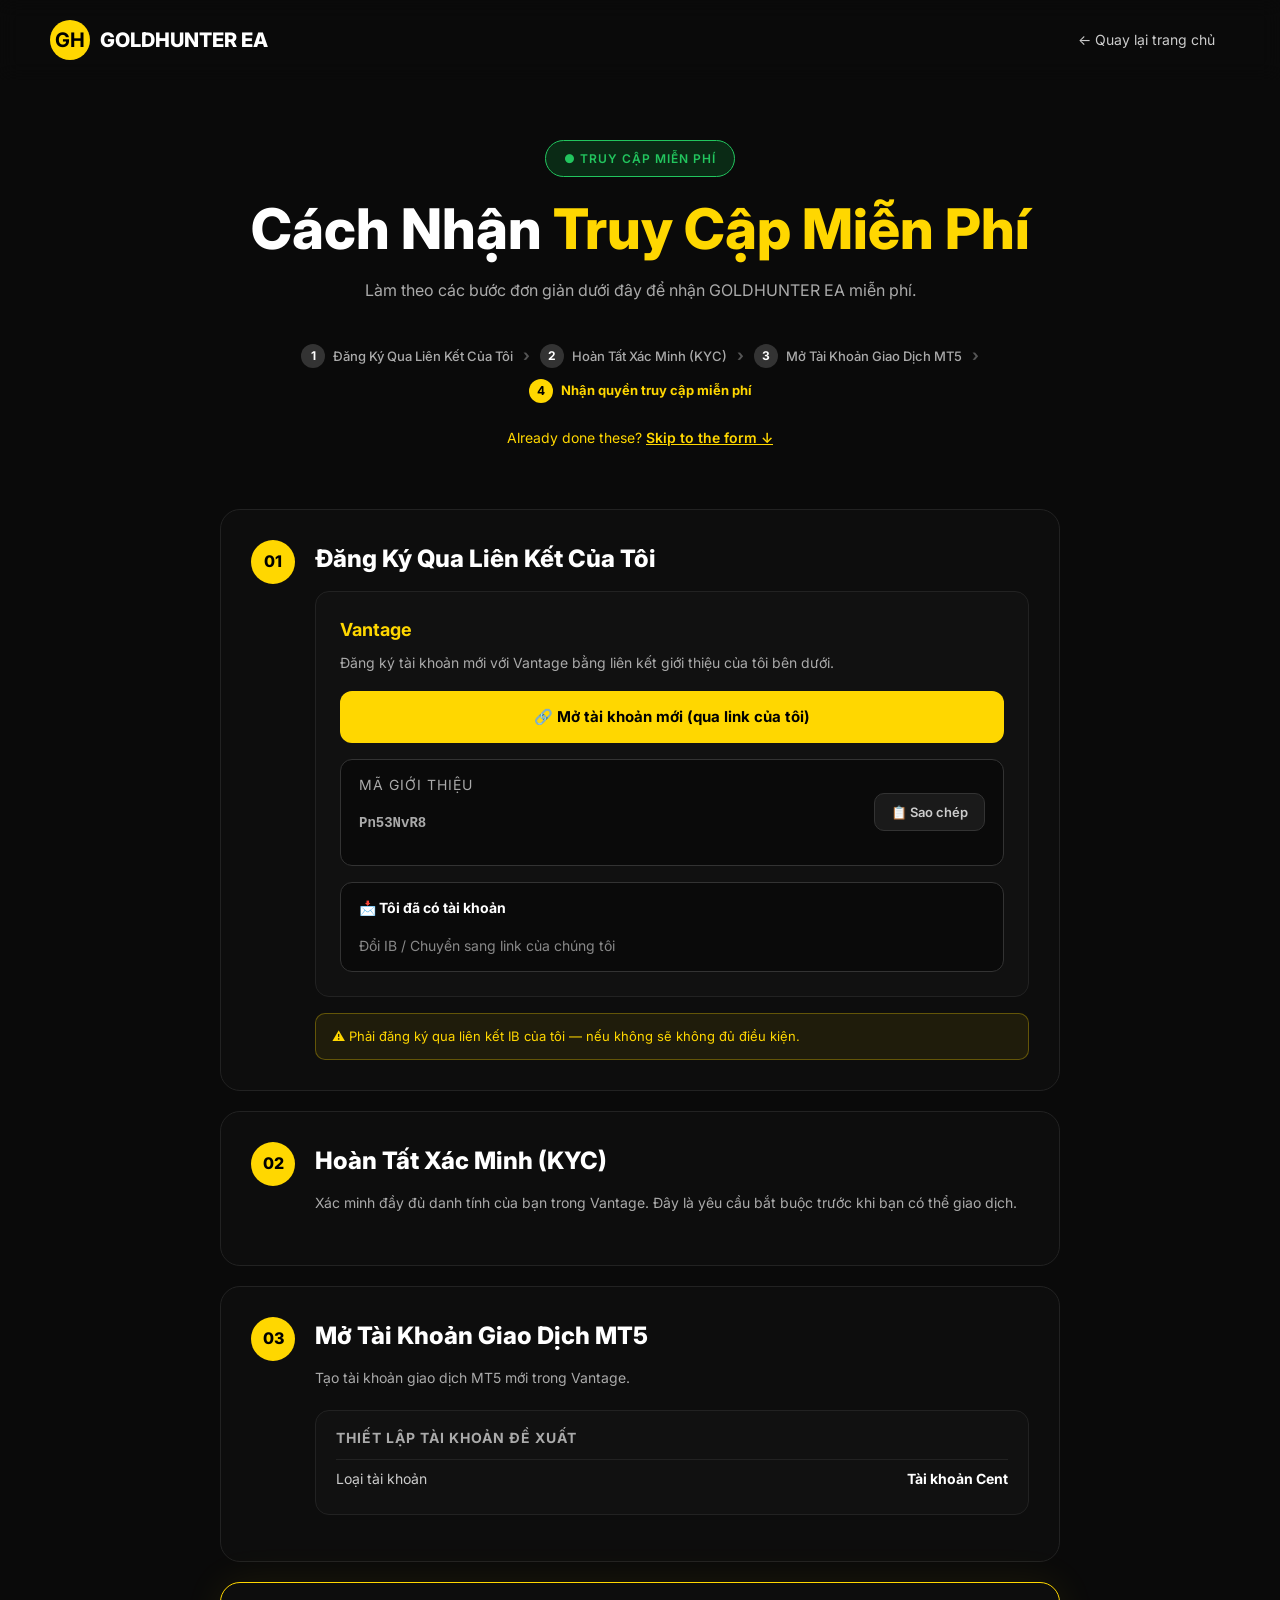
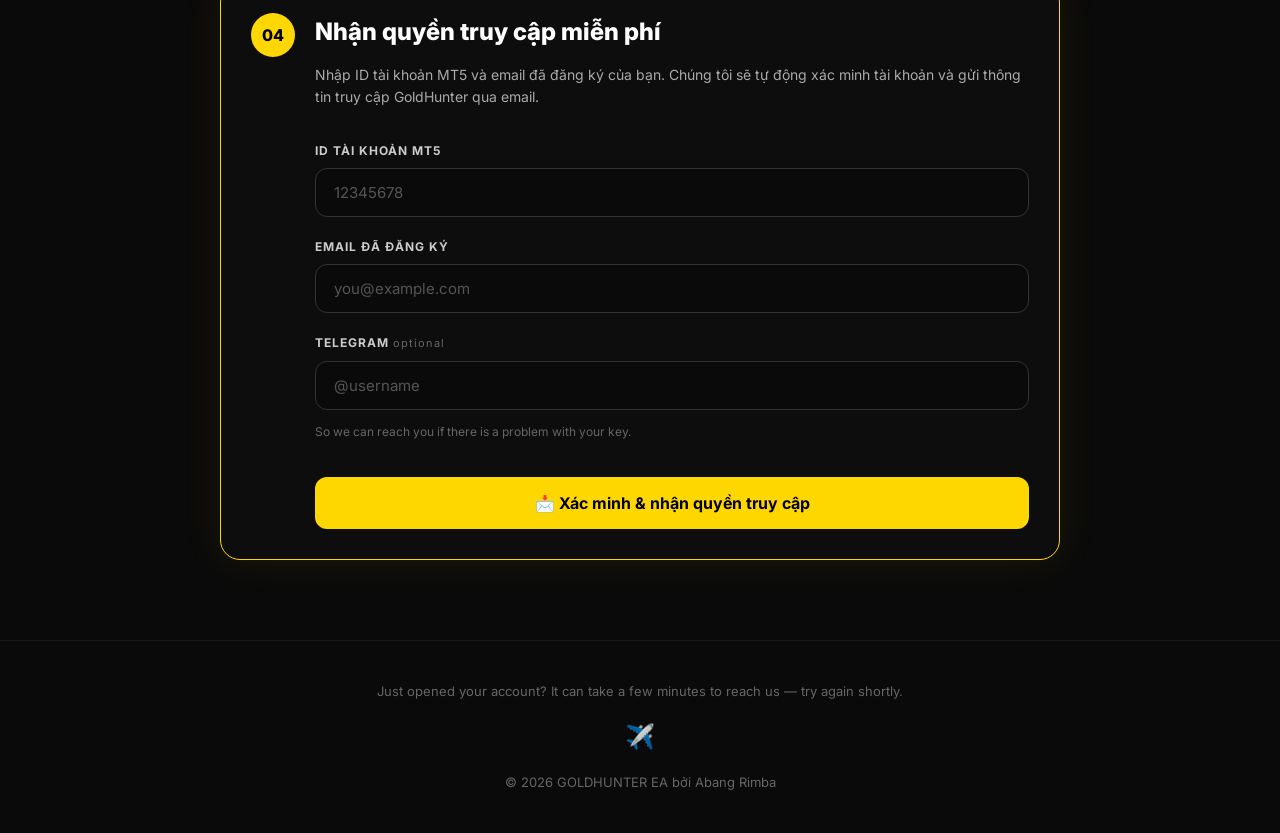
<file: free-access.html>
<!DOCTYPE html>
<html lang="vi">
<head>
    <meta charset="UTF-8">
    <meta name="viewport" content="width=device-width, initial-scale=1.0">
    <title>Truy Cập Miễn Phí - GoldHunter EA</title>
    <link rel="stylesheet" href="style.css">
    <link href="https://fonts.googleapis.com/css2?family=Inter:wght@400;600;800&display=swap" rel="stylesheet">
</head>
<body>

    <header>
        <div class="logo">
            <div class="logo-icon">GH</div>
            <span>GOLDHUNTER EA</span>
        </div>
        <nav>
            <a href="index.html">← Quay lại trang chủ</a>
        </nav>
    </header>

    <section class="free-hero">
        <div class="badge-green">● TRUY CẬP MIỄN PHÍ</div>
        <h1>Cách Nhận <span class="highlight-gold">Truy Cập Miễn Phí</span></h1>
        <p class="free-subtitle">Làm theo các bước đơn giản dưới đây để nhận GOLDHUNTER EA miễn phí.</p>

        <div class="quick-steps">
            <div class="quick-step">
                <span class="qs-num">1</span>
                <span>Đăng Ký Qua Liên Kết Của Tôi</span>
            </div>
            <span class="qs-arrow">›</span>
            <div class="quick-step">
                <span class="qs-num">2</span>
                <span>Hoàn Tất Xác Minh (KYC)</span>
            </div>
            <span class="qs-arrow">›</span>
            <div class="quick-step">
                <span class="qs-num">3</span>
                <span>Mở Tài Khoản Giao Dịch MT5</span>
            </div>
            <span class="qs-arrow">›</span>
            <div class="quick-step active">
                <span class="qs-num">4</span>
                <span>Nhận quyền truy cập miễn phí</span>
            </div>
        </div>

        <p class="already-done">Already done these? <a href="#form-section">Skip to the form ↓</a></p>
    </section>

    <section class="steps-detail" id="form-section">

        <div class="step-block">
            <div class="step-badge">01</div>
            <div class="step-body">
                <h2>Đăng Ký Qua Liên Kết Của Tôi</h2>
                <div class="inner-card">
                    <h3>Vantage</h3>
                    <p>Đăng ký tài khoản mới với Vantage bằng liên kết giới thiệu của tôi bên dưới.</p>
                    <a href="https://vigco.co/la-com-inv/vi/Pn53NvR8" target="_blank" class="btn-gold-full">🔗 Mở tài khoản mới (qua link của tôi)</a>

                    <div class="referral-box">
                        <div>
                            <p class="ref-label">MÃ GIỚI THIỆU</p>
                            <p class="ref-code">Pn53NvR8</p>
                        </div>
                        <button class="btn-copy" onclick="copyRefCode(event)">📋 Sao chép</button>
                    </div>

                    <div class="existing-account" onclick="openExistingModal()" style="cursor: pointer;">
                        <p class="exist-title">📩 Tôi đã có tài khoản</p>
                        <p class="exist-sub">Đổi IB / Chuyển sang link của chúng tôi</p>
                    </div>
                </div>
                <div class="warning-inline">
                    ⚠️ Phải đăng ký qua liên kết IB của tôi — nếu không sẽ không đủ điều kiện.
                </div>
            </div>
        </div>

        <div class="step-block">
            <div class="step-badge">02</div>
            <div class="step-body">
                <h2>Hoàn Tất Xác Minh (KYC)</h2>
                <p>Xác minh đầy đủ danh tính của bạn trong Vantage. Đây là yêu cầu bắt buộc trước khi bạn có thể giao dịch.</p>
            </div>
        </div>

        <div class="step-block">
            <div class="step-badge">03</div>
            <div class="step-body">
                <h2>Mở Tài Khoản Giao Dịch MT5</h2>
                <p>Tạo tài khoản giao dịch MT5 mới trong Vantage.</p>
                <div class="inner-card small">
                    <p class="setup-label">THIẾT LẬP TÀI KHOẢN ĐỀ XUẤT</p>
                    <div class="setup-row">
                        <span>Loại tài khoản</span>
                        <strong>Tài khoản Cent</strong>
                    </div>
                </div>
            </div>
        </div>

        <div class="step-block highlight-step">
            <div class="step-badge">04</div>
            <div class="step-body">
                <h2>Nhận quyền truy cập miễn phí</h2>
                <p>Nhập ID tài khoản MT5 và email đã đăng ký của bạn. Chúng tôi sẽ tự động xác minh tài khoản và gửi thông tin truy cập GoldHunter qua email.</p>

                <form class="free-form" id="accessForm">
                    <label for="mt5-id">ID TÀI KHOẢN MT5</label>
                    <input type="text" id="mt5-id" name="mt5_id" placeholder="12345678" required>

                    <label for="email">EMAIL ĐÃ ĐĂNG KÝ</label>
                    <input type="email" id="email" name="user_email" placeholder="you@example.com" required>

                    <label for="telegram">TELEGRAM <span class="optional">optional</span></label>
                    <input type="text" id="telegram" name="telegram" placeholder="@username">
                    <p class="helper">So we can reach you if there is a problem with your key.</p>

                    <button type="submit" class="btn-submit">📩 Xác minh & nhận quyền truy cập</button>
                </form>
            </div>
        </div>

    </section>

    <footer class="free-footer">
        <p>Just opened your account? It can take a few minutes to reach us — try again shortly.</p>
        <div class="telegram-icon">✈️</div>
        <p>© 2026 GOLDHUNTER EA bởi Abang Rimba</p>
    </footer>

    <!-- MODAL: ĐÃ CÓ TÀI KHOẢN -->
    <div class="modal-overlay" id="existingModal">
        <div class="modal-box">
            <button class="modal-close" onclick="closeExistingModal()">✕</button>

            <h2>Dành Cho Người Dùng Đã Có Tài Khoản</h2>
            <p class="modal-desc">Nếu bạn đã có tài khoản Vantage, vui lòng chuyển tài khoản của bạn sang mạng lưới IB của chúng tôi trước. Sau khi Vantage phê duyệt việc chuyển IB, chúng tôi sẽ kích hoạt quyền truy cập GOLDHUNTER EA cho bạn.</p>

            <p class="modal-label">Sử dụng mẫu email bên dưới:</p>

            <div class="email-block">
                <div class="email-header">
                    <span class="email-tag">TO</span>
                    <button class="btn-copy-small" onclick="copyText('iskandar.my@vantagemarkets.com', event)">📋 Copy</button>
                </div>
                <p class="email-content">iskandar.my@vantagemarkets.com</p>
            </div>

            <div class="email-block">
                <div class="email-header">
                    <span class="email-tag">SUBJECT</span>
                    <button class="btn-copy-small" onclick="copyText('Account reassign - Your Name', event)">📋 Copy</button>
                </div>
                <p class="email-content">Account reassign - <input type="text" id="userNameInput" class="inline-input" placeholder="(Your Name)"></p>
            </div>

            <div class="email-block body-block">
                <div class="email-header">
                    <span class="email-tag">BODY</span>
                    <button class="btn-copy-small" onclick="copyBody(event)">📋 Copy</button>
                </div>
                <div class="email-body">
                    <p>Dear Iskandar,</p>
                    <br>
                    <p>Please assist to move my account under IB <strong>(32368874)</strong>.</p>
                    <br>
                    <p>My registered email: <input type="email" id="userEmailInput" class="inline-input" placeholder="[Your Email]"></p>
                    <br>
                    <p>Thank you.</p>
                </div>
            </div>

            <p class="modal-note">Vui lòng chờ Vantage phê duyệt trước khi yêu cầu kích hoạt EA.</p>
        </div>
    </div>

    <script src="script.js"></script>
</body>
</html>
</file>
<file: style.css>
/* =========================================
   CÀI ĐẶT CHUNG
   ========================================= */
* {
    margin: 0;
    padding: 0;
    box-sizing: border-box;
    font-family: 'Inter', sans-serif;
}

html {
    scroll-behavior: smooth;
    scroll-padding-top: 80px;
}

body {
    background-color: #0a0a0a;
    color: #ffffff;
    line-height: 1.6;
    top: 0 !important;
    position: static !important;
}

/* =========================================
   ẨN GOOGLE TRANSLATE
   ========================================= */
.goog-te-banner-frame,
iframe.goog-te-banner-frame {
    display: none !important;
    visibility: hidden !important;
}
#goog-gt-tt { display: none !important; }
#google_translate_element {
    display: none !important;
    visibility: hidden !important;
    height: 0 !important;
    width: 0 !important;
    overflow: hidden !important;
}
.goog-logo-link { display: none !important; }

/* =========================================
   THANH THÔNG BÁO
   ========================================= */
.top-banner {
    background-color: #1a1a1a;
    color: #ffd700;
    text-align: center;
    padding: 10px;
    font-size: 14px;
    display: flex;
    justify-content: center;
    align-items: center;
    gap: 10px;
    border-bottom: 1px solid #333;
}

.close-banner {
    background: none;
    border: none;
    color: #fff;
    cursor: pointer;
    font-size: 16px;
}

/* =========================================
   HEADER
   ========================================= */
header {
    display: flex;
    justify-content: space-between;
    align-items: center;
    padding: 20px 50px;
    background-color: rgba(10, 10, 10, 0.9);
    position: sticky;
    top: 0;
    z-index: 1000;
    backdrop-filter: blur(10px);
}

.logo {
    display: flex;
    align-items: center;
    gap: 10px;
    font-weight: 800;
    font-size: 20px;
}

.logo-icon {
    background-color: #ffd700;
    color: #000;
    width: 40px;
    height: 40px;
    border-radius: 50%;
    display: flex;
    justify-content: center;
    align-items: center;
    font-weight: bold;
}

nav a {
    color: #ccc;
    text-decoration: none;
    margin: 0 15px;
    font-size: 14px;
    transition: color 0.3s;
}

nav a:hover { color: #ffd700; }

/* =========================================
   DROPDOWN NGÔN NGỮ
   ========================================= */
.lang-selector { position: relative; user-select: none; }

.lang-btn {
    background: #1a1a1a;
    border: 1px solid #333;
    color: #fff;
    padding: 10px 18px;
    border-radius: 20px;
    font-size: 14px;
    font-weight: 600;
    cursor: pointer;
    display: flex;
    align-items: center;
    gap: 8px;
    transition: all 0.3s;
    font-family: 'Inter', sans-serif;
}

.lang-btn:hover { border-color: #ffd700; color: #ffd700; }
.lang-btn .globe-icon { font-size: 16px; }
.lang-btn .arrow { font-size: 10px; transition: transform 0.3s; }
.lang-selector.open .lang-btn .arrow { transform: rotate(180deg); }

.lang-dropdown {
    display: none;
    position: absolute;
    top: calc(100% + 8px);
    right: 0;
    background-color: #0d0d0d;
    border: 1px solid #222;
    border-radius: 12px;
    min-width: 220px;
    box-shadow: 0 10px 30px rgba(0, 0, 0, 0.8);
    z-index: 9999;
    padding: 8px 0;
    max-height: 400px;
    overflow-y: auto;
}

.lang-selector.open .lang-dropdown { display: block; }
.lang-dropdown::-webkit-scrollbar { width: 6px; }
.lang-dropdown::-webkit-scrollbar-track { background: #111; }
.lang-dropdown::-webkit-scrollbar-thumb { background: #333; border-radius: 3px; }

.lang-dropdown a {
    display: flex;
    justify-content: space-between;
    align-items: center;
    padding: 12px 20px;
    color: #ccc;
    text-decoration: none;
    font-size: 14px;
    transition: all 0.2s;
    white-space: nowrap;
    cursor: pointer;
}

.lang-dropdown a:hover { background-color: #1f1a05; color: #ffd700; }
.lang-dropdown a.active { background-color: #2a2308; color: #ffd700; font-weight: 700; }
.lang-dropdown a .check { color: #ffd700; font-weight: bold; font-size: 14px; }

/* =========================================
   HERO
   ========================================= */
.hero {
    display: flex;
    padding: 80px 50px;
    align-items: flex-start;
    gap: 60px;
    max-width: 1400px;
    margin: 0 auto;
}

.hero-content { flex: 1; min-width: 0; }
.hero-chart { flex: 1.2; min-width: 0; }

.badge {
    display: inline-block;
    background: #1a1a1a;
    border: 1px solid #333;
    padding: 8px 16px;
    border-radius: 20px;
    font-size: 12px;
    color: #ffd700;
    margin-bottom: 20px;
}

.hero h1 {
    font-size: 72px;
    font-weight: 800;
    color: #ffd700;
    line-height: 1.1;
    margin-bottom: 20px;
    text-shadow: 0 0 20px rgba(255, 215, 0, 0.3);
}

.hero h2 { font-size: 24px; color: #ffd700; margin-bottom: 20px; }
.hero p { color: #aaa; font-size: 16px; margin-bottom: 30px; max-width: 500px; }
.hero-buttons { display: flex; gap: 15px; }

.btn-primary {
    background-color: #ffd700;
    color: #000;
    border: none;
    padding: 15px 30px;
    border-radius: 30px;
    font-weight: 600;
    cursor: pointer;
    font-size: 16px;
    transition: all 0.3s;
}

.btn-primary:hover { background-color: #e6c200; transform: translateY(-2px); }

.btn-secondary {
    background-color: transparent;
    color: #fff;
    border: 1px solid #444;
    padding: 15px 30px;
    border-radius: 30px;
    font-weight: 600;
    cursor: pointer;
    font-size: 16px;
    transition: all 0.3s;
}

.btn-secondary:hover { border-color: #ffd700; color: #ffd700; }

.chart-note {
    font-size: 10px !important;
    color: #666;
    text-align: center;
    margin-top: 10px;
    white-space: nowrap;
    overflow: hidden;
    text-overflow: ellipsis;
    max-width: 100%;
}

/* =========================================
   TRADINGVIEW
   ========================================= */
.tradingview-widget-container {
    position: relative;
    width: 100%;
    height: 500px;
    border-radius: 15px;
    overflow: hidden;
    border: 1px solid #333;
    background-color: #0a0a0a;
}

.tradingview-widget-container__widget { width: 100%; height: 100%; }
.tradingview-widget-container iframe { border-radius: 15px; }

/* =========================================
   FEATURES
   ========================================= */
.features { padding: 80px 50px; max-width: 1400px; margin: 0 auto; }

.section-label {
    color: #ffd700;
    font-size: 14px;
    font-weight: 600;
    letter-spacing: 2px;
    margin-bottom: 10px;
}

.features h2, .how-it-works h2, .pricing h2, .download h2 {
    font-size: 36px;
    font-weight: 800;
    margin-bottom: 40px;
}

.feature-grid { display: grid; grid-template-columns: 1fr 1fr; gap: 20px; }

.feature-item {
    background: #111;
    padding: 20px;
    border-radius: 10px;
    border: 1px solid #222;
    display: flex;
    align-items: center;
    gap: 10px;
    font-weight: 600;
}

.feature-item::before { content: "✓"; color: #ffd700; font-weight: bold; }

/* =========================================
   HOW IT WORKS
   ========================================= */
.how-it-works { padding: 80px 50px; max-width: 1400px; margin: 0 auto; }
.steps-grid { display: grid; grid-template-columns: repeat(3, 1fr); gap: 30px; }

.step-card {
    background: #111;
    padding: 30px;
    border-radius: 15px;
    border: 1px solid #222;
}

.step-number {
    background: #ffd700;
    color: #000;
    width: 40px;
    height: 40px;
    border-radius: 50%;
    display: flex;
    justify-content: center;
    align-items: center;
    font-weight: bold;
    margin-bottom: 20px;
}

.step-card h3 { margin-bottom: 10px; }
.step-card p { color: #aaa; font-size: 14px; }

/* =========================================
   PRICING
   ========================================= */
.pricing {
    padding: 80px 50px;
    max-width: 1400px;
    margin: 0 auto;
    text-align: left;
}

.pricing-grid {
    display: grid;
    grid-template-columns: repeat(3, 1fr);
    gap: 30px;
    margin-top: 50px;
}

.price-card {
    background: #111;
    padding: 40px;
    border-radius: 20px;
    border: 1px solid #222;
    display: flex;
    flex-direction: column;
}

.price-card.popular { border-color: #ffd700; box-shadow: 0 0 30px rgba(255, 215, 0, 0.1); }
.price-card.free-card { border: 1px solid #4a7c59; background: linear-gradient(180deg, #0f1a12 0%, #111 100%); }

.dot-green {
    display: inline-block;
    width: 8px;
    height: 8px;
    background: #22c55e;
    border-radius: 50%;
    margin-right: 6px;
    vertical-align: middle;
}

.icon-fire, .icon-crown { font-size: 12px; margin-right: 4px; }

.plan-type {
    font-size: 12px;
    font-weight: 600;
    color: #888;
    letter-spacing: 1px;
    margin-bottom: 10px;
}

.price-card h3 { font-size: 24px; margin-bottom: 10px; }

.price {
    font-size: 48px;
    font-weight: 800;
    color: #ffd700;
    margin-bottom: 10px;
    line-height: 1.1;
    display: flex;
    align-items: center;
    flex-wrap: wrap;
    gap: 6px;
}

.price .price-number,
.price #unlimitedPrice,
.price #unlimitedPriceBtn {
    color: #ffd700 !important;
    font-size: 48px !important;
    font-weight: 800 !important;
    line-height: 1 !important;
    display: inline !important;
}

.price .price-unit {
    font-size: 16px !important;
    color: #888 !important;
    font-weight: 600 !important;
}

.price .hot-badge {
    font-size: 11px !important;
    color: #000 !important;
    font-weight: 700 !important;
    vertical-align: middle;
    margin-left: 8px;
}

.free-price {
    color: #22c55e !important;
    font-size: 48px;
    font-weight: 800;
    display: block;
}

.subtitle { color: #888; font-size: 14px; margin-bottom: 20px; }

.price-card ul { list-style: none; margin-bottom: 30px; flex-grow: 1; }
.price-card ul li { margin-bottom: 10px; font-size: 14px; color: #ccc; }

.step-list { list-style: none; margin-bottom: 20px; }
.step-list li {
    display: flex;
    align-items: center;
    gap: 10px;
    margin-bottom: 12px;
    font-size: 14px;
    color: #ccc;
}

.step-list .num {
    display: inline-flex;
    justify-content: center;
    align-items: center;
    width: 22px;
    height: 22px;
    background: #ffd700;
    color: #000;
    border-radius: 50%;
    font-weight: bold;
    font-size: 12px;
    flex-shrink: 0;
}

.warning-box {
    background: rgba(220, 38, 38, 0.1);
    border: 1px solid rgba(220, 38, 38, 0.3);
    color: #f87171;
    padding: 12px 16px;
    border-radius: 10px;
    font-size: 13px;
    margin-bottom: 20px;
    line-height: 1.5;
}

.btn-free-access {
    display: block;
    text-align: center;
    background: #22c55e;
    color: #000;
    padding: 15px 30px;
    border-radius: 30px;
    font-weight: 700;
    font-size: 15px;
    text-decoration: none;
    transition: all 0.3s;
    margin-top: auto;
}

.btn-free-access:hover { background: #16a34a; transform: translateY(-2px); }

.hot-badge {
    display: inline-block;
    background: #ffd700;
    color: #000;
    font-size: 11px;
    font-weight: 700;
    padding: 3px 10px;
    border-radius: 20px;
    margin-left: 8px;
    vertical-align: middle;
}

.countdown-box {
    background: #1a1a1a;
    border: 1px solid #333;
    border-radius: 12px;
    padding: 16px;
    margin-bottom: 20px;
}

.countdown-label {
    font-size: 11px;
    color: #888;
    letter-spacing: 1px;
    margin-bottom: 10px;
    text-transform: uppercase;
}

.countdown { display: flex; gap: 10px; }

.time-block {
    background: #000;
    border: 1px solid #333;
    border-radius: 8px;
    padding: 8px 14px;
    text-align: center;
    flex: 1;
}

.time-block strong { display: block; font-size: 22px; color: #ffd700; font-weight: 800; }
.time-block small { font-size: 11px; color: #888; }
.full-width { width: 100%; }

/* =========================================
   DOWNLOAD
   ========================================= */
.download { padding: 80px 50px; max-width: 1400px; margin: 0 auto; }
.download-grid {
    display: grid;
    grid-template-columns: 1fr;
    gap: 30px;
    margin-top: 30px;
    max-width: 500px;
    margin-left: auto;
    margin-right: auto;
}

.download-card {
    background: #111;
    padding: 40px;
    border-radius: 20px;
    border: 1px solid #222;
    text-align: center;
}

.download-icon {
    background: #1a1a1a;
    color: #ffd700;
    width: 50px;
    height: 50px;
    border-radius: 50%;
    display: flex;
    justify-content: center;
    align-items: center;
    font-size: 24px;
    margin: 0 auto 20px auto;
    border: 1px solid #333;
}

.download-card h3 { font-size: 22px; margin-bottom: 10px; }
.file-name { color: #888; font-size: 14px; margin-bottom: 20px; }

.req {
    background: #1a1a1a;
    padding: 10px;
    border-radius: 10px;
    font-size: 13px;
    color: #aaa;
    margin-bottom: 20px;
}

.download-card a.btn-primary,
.download-card a.btn-secondary {
    display: flex;
    justify-content: center;
    align-items: center;
    text-decoration: none;
    cursor: pointer;
    width: 100%;
    box-sizing: border-box;
}

/* =========================================
   FAQ (TRANG CHỦ - TÓM TẮT)
   ========================================= */
.faq {
    padding: 80px 50px;
    max-width: 1200px;
    margin: 0 auto;
    text-align: center;
}

.faq h2 {
    font-size: 42px;
    font-weight: 800;
    margin-bottom: 12px;
    color: #fff;
}

.faq-subtitle {
    color: #888;
    font-size: 15px;
    margin-bottom: 40px;
}

.faq-tabs {
    display: flex;
    justify-content: center;
    gap: 12px;
    margin-bottom: 40px;
    flex-wrap: wrap;
}

.faq-tabs button {
    background: #111;
    border: 1px solid #2a2a2a;
    color: #ccc;
    padding: 12px 24px;
    border-radius: 30px;
    cursor: pointer;
    font-size: 14px;
    font-weight: 600;
    font-family: 'Inter', sans-serif;
    transition: all 0.3s;
}

.faq-tabs button:hover {
    border-color: #ffd700;
    color: #ffd700;
}

.faq-tabs button.active {
    background: #ffd700;
    color: #000;
    border-color: #ffd700;
    font-weight: 700;
}

.faq-content {
    display: none;
    animation: faqFadeIn 0.3s ease-out;
}

.faq-content.active { display: block; }

@keyframes faqFadeIn {
    from { opacity: 0; transform: translateY(8px); }
    to { opacity: 1; transform: translateY(0); }
}

.faq-list {
    display: grid;
    grid-template-columns: 1fr 1fr;
    gap: 20px;
    text-align: left;
    align-items: start;
}

.faq-item {
    background: #0d0d0d;
    border: 1px solid #222;
    border-radius: 14px;
    overflow: hidden;
    transition: all 0.3s;
}

.faq-item:hover { border-color: #333; }

.faq-item.open {
    border-color: #ffd700;
    box-shadow: 0 0 25px rgba(255, 215, 0, 0.08);
}

.faq-question {
    display: flex;
    justify-content: space-between;
    align-items: center;
    padding: 22px 26px;
    cursor: pointer;
    gap: 16px;
    user-select: none;
}

.faq-q-text {
    font-size: 15px;
    font-weight: 700;
    color: #fff;
    line-height: 1.4;
}

.faq-icon {
    color: #ffd700;
    font-size: 18px;
    font-weight: bold;
    transition: transform 0.3s;
    flex-shrink: 0;
    line-height: 1;
}

.faq-item.open .faq-icon { transform: rotate(180deg); }

.faq-answer {
    max-height: 0;
    overflow: hidden;
    transition: max-height 0.4s ease, padding 0.3s ease;
    padding: 0 26px;
}

.faq-item.open .faq-answer {
    max-height: 800px;
    padding: 0 26px 24px;
}

.faq-answer p {
    color: #aaa;
    font-size: 14px;
    line-height: 1.7;
    margin: 0;
}

.faq-see-all {
    text-align: center;
    margin-top: 40px;
}

.btn-see-all {
    display: inline-block;
    background: #1a1a1a;
    border: 1px solid #333;
    color: #ffd700;
    padding: 14px 28px;
    border-radius: 30px;
    font-size: 14px;
    font-weight: 600;
    text-decoration: none;
    transition: all 0.3s;
}

.btn-see-all:hover {
    background: #ffd700;
    color: #000;
    border-color: #ffd700;
    transform: translateY(-2px);
}

/* =========================================
   FOOTER
   ========================================= */
footer {
    padding: 40px 50px;
    text-align: center;
    color: #555;
    font-size: 12px;
    border-top: 1px solid #222;
    max-width: 1400px;
    margin: 0 auto;
}

/* =========================================
   CHAT WIDGET
   ========================================= */
.chat-widget {
    position: fixed;
    bottom: 20px;
    right: 20px;
    width: 60px;
    height: 60px;
    border-radius: 50%;
    overflow: hidden;
    cursor: pointer;
    box-shadow: 0 4px 10px rgba(0, 0, 0, 0.5);
    border: 2px solid #ffd700;
    z-index: 999;
}

.chat-widget img { width: 100%; height: 100%; object-fit: cover; }

/* =========================================
   TRANG FREE ACCESS
   ========================================= */
.free-hero {
    text-align: center;
    padding: 60px 50px 40px;
    max-width: 1000px;
    margin: 0 auto;
}

.badge-green {
    display: inline-block;
    background: #0a2a15;
    border: 1px solid #22c55e;
    color: #22c55e;
    padding: 8px 18px;
    border-radius: 20px;
    font-size: 12px;
    font-weight: 600;
    letter-spacing: 1px;
    margin-bottom: 20px;
}

.free-hero h1 {
    font-size: 56px;
    font-weight: 800;
    color: #fff;
    line-height: 1.15;
    margin-bottom: 16px;
}

.highlight-gold { color: #ffd700; }
.free-subtitle { color: #aaa; font-size: 16px; margin-bottom: 40px; }

.quick-steps {
    display: flex;
    justify-content: center;
    align-items: center;
    flex-wrap: wrap;
    gap: 10px;
    margin-bottom: 24px;
}

.quick-step {
    display: flex;
    align-items: center;
    gap: 8px;
    font-size: 13px;
    color: #aaa;
    font-weight: 500;
}

.quick-step.active { color: #ffd700; font-weight: 700; }

.qs-num {
    display: inline-flex;
    justify-content: center;
    align-items: center;
    width: 24px;
    height: 24px;
    background: #333;
    color: #fff;
    border-radius: 50%;
    font-size: 12px;
    font-weight: bold;
}

.quick-step.active .qs-num { background: #ffd700; color: #000; }
.qs-arrow { color: #555; font-size: 16px; font-weight: bold; }
.already-done { color: #ffd700; font-size: 14px; margin-top: 10px; }
.already-done a { color: #ffd700; text-decoration: underline; font-weight: 600; }

.steps-detail { max-width: 900px; margin: 0 auto; padding: 20px 30px 60px; }

.step-block {
    display: flex;
    gap: 20px;
    padding: 30px;
    background: #0d0d0d;
    border: 1px solid #222;
    border-radius: 20px;
    margin-bottom: 20px;
}

.step-block.highlight-step {
    border-color: #ffd700;
    box-shadow: 0 0 40px rgba(255, 215, 0, 0.08);
}

.step-badge {
    background: #ffd700;
    color: #000;
    width: 44px;
    height: 44px;
    border-radius: 50%;
    display: flex;
    justify-content: center;
    align-items: center;
    font-weight: 800;
    font-size: 16px;
    flex-shrink: 0;
}

.step-body { flex: 1; }
.step-body h2 { font-size: 24px; font-weight: 800; margin-bottom: 12px; }
.step-body > p { color: #aaa; font-size: 14px; margin-bottom: 20px; line-height: 1.6; }

.inner-card {
    background: #111;
    border: 1px solid #222;
    border-radius: 14px;
    padding: 24px;
    margin-bottom: 16px;
}

.inner-card.small { padding: 16px 20px; }
.inner-card h3 { font-size: 18px; color: #ffd700; margin-bottom: 8px; }
.inner-card p { color: #aaa; font-size: 14px; margin-bottom: 16px; }

.btn-gold-full {
    display: block;
    width: 100%;
    background: #ffd700;
    color: #000;
    padding: 14px 20px;
    border: none;
    border-radius: 12px;
    font-weight: 700;
    font-size: 15px;
    cursor: pointer;
    transition: all 0.3s;
    margin-bottom: 16px;
    text-align: center;
    text-decoration: none;
}

.btn-gold-full:hover { background: #e6c200; }

.referral-box {
    display: flex;
    justify-content: space-between;
    align-items: center;
    background: #0a0a0a;
    border: 1px solid #333;
    border-radius: 12px;
    padding: 14px 18px;
    margin-bottom: 16px;
}

.ref-label { font-size: 11px; color: #888; letter-spacing: 1px; margin-bottom: 4px; }
.ref-code { font-size: 16px; color: #ffd700; font-weight: 700; font-family: 'Courier New', monospace; }

.btn-copy {
    background: #1a1a1a;
    border: 1px solid #333;
    color: #ccc;
    padding: 10px 16px;
    border-radius: 10px;
    cursor: pointer;
    font-size: 13px;
    font-weight: 600;
    transition: all 0.3s;
}

.btn-copy:hover { border-color: #ffd700; color: #ffd700; }

.existing-account {
    background: #0a0a0a;
    border: 1px solid #333;
    border-radius: 12px;
    padding: 14px 18px;
    transition: all 0.3s;
}

.existing-account:hover { border-color: #ffd700; background: #0f0c02; }
.exist-title { color: #fff !important; font-weight: 700; font-size: 14px; margin-bottom: 4px; }
.exist-sub { color: #888 !important; font-size: 13px; margin: 0 !important; }

.warning-inline {
    background: rgba(255, 215, 0, 0.08);
    border: 1px solid rgba(255, 215, 0, 0.3);
    color: #ffd700;
    padding: 12px 16px;
    border-radius: 10px;
    font-size: 13px;
    margin-top: 12px;
}

.setup-label {
    font-size: 11px;
    color: #ffd700;
    letter-spacing: 1px;
    margin-bottom: 10px !important;
    font-weight: 700;
}

.setup-row {
    display: flex;
    justify-content: space-between;
    align-items: center;
    padding: 8px 0;
    border-top: 1px solid #222;
    color: #ccc;
    font-size: 14px;
}

.setup-row strong { color: #fff; }

.free-form { display: flex; flex-direction: column; gap: 8px; }

.free-form label {
    font-size: 12px;
    color: #ccc;
    letter-spacing: 1px;
    font-weight: 700;
    margin-top: 12px;
}

.free-form label .optional {
    color: #666;
    font-weight: 400;
    font-size: 11px;
    text-transform: lowercase;
}

.free-form input {
    background: #0a0a0a;
    border: 1px solid #333;
    border-radius: 12px;
    padding: 14px 18px;
    color: #fff;
    font-size: 15px;
    font-family: 'Inter', sans-serif;
    transition: all 0.3s;
}

.free-form input:focus { outline: none; border-color: #ffd700; background: #111; }
.free-form input::placeholder { color: #555; }
.helper { font-size: 12px; color: #666; margin: 4px 0 16px; }

.btn-submit {
    background: #ffd700;
    color: #000;
    border: none;
    padding: 16px 20px;
    border-radius: 12px;
    font-weight: 700;
    font-size: 16px;
    cursor: pointer;
    transition: all 0.3s;
    margin-top: 12px;
}

.btn-submit:hover { background: #e6c200; transform: translateY(-2px); }
.btn-submit:disabled { cursor: not-allowed; opacity: 0.8; }

.free-footer {
    text-align: center;
    padding: 40px 20px;
    border-top: 1px solid #1a1a1a;
    color: #666;
    font-size: 13px;
}

.telegram-icon { font-size: 24px; margin: 16px 0; color: #ffd700; }

/* =========================================
   MODAL CHUNG
   ========================================= */
.modal-overlay {
    display: none;
    position: fixed;
    top: 0;
    left: 0;
    width: 100%;
    height: 100%;
    background: rgba(0, 0, 0, 0.85);
    backdrop-filter: blur(6px);
    z-index: 99999;
    justify-content: center;
    align-items: center;
    padding: 20px;
    overflow-y: auto;
}

.modal-overlay.active { display: flex; }

.modal-box {
    background: #111;
    border: 1px solid #222;
    border-radius: 20px;
    padding: 40px;
    max-width: 620px;
    width: 100%;
    position: relative;
    max-height: 90vh;
    overflow-y: auto;
    box-shadow: 0 20px 60px rgba(0, 0, 0, 0.8);
    animation: modalSlideIn 0.3s ease-out;
}

@keyframes modalSlideIn {
    from { opacity: 0; transform: translateY(20px); }
    to { opacity: 1; transform: translateY(0); }
}

.modal-close {
    position: absolute;
    top: 16px;
    right: 16px;
    background: #1a1a1a;
    border: 1px solid #333;
    color: #fff;
    width: 32px;
    height: 32px;
    border-radius: 50%;
    cursor: pointer;
    font-size: 14px;
    display: flex;
    justify-content: center;
    align-items: center;
    transition: all 0.3s;
}

.modal-close:hover { background: #ffd700; color: #000; border-color: #ffd700; }

.modal-box h2 {
    font-size: 22px;
    font-weight: 800;
    color: #fff;
    margin-bottom: 16px;
    padding-right: 40px;
}

.modal-desc { color: #aaa; font-size: 14px; line-height: 1.6; margin-bottom: 24px; }
.modal-label { color: #ffd700; font-size: 14px; font-weight: 600; margin-bottom: 16px; }

/* MODAL MUA */
.buy-modal-box { max-width: 520px; padding: 32px 28px 28px; }
.buy-modal-box h2 { font-size: 22px; font-weight: 800; margin-bottom: 6px; }
.buy-subtitle { color: #888; font-size: 14px; margin-bottom: 24px; }

.buy-row {
    display: flex;
    justify-content: space-between;
    align-items: center;
    background: #0a0a0a;
    border: 1px solid #222;
    border-radius: 12px;
    padding: 16px 20px;
    margin-bottom: 12px;
}

.buy-label { color: #ccc; font-size: 14px; font-weight: 500; }
.buy-value { color: #fff; font-size: 14px; font-weight: 600; }
.buy-value.gold { color: #ffd700; }
.buy-value.gold strong { font-size: 16px; font-weight: 800; }

.wallet-box {
    background: #0a0a0a;
    border: 1px solid #222;
    border-radius: 12px;
    padding: 16px 20px;
    margin-top: 12px;
    margin-bottom: 20px;
}

.wallet-header {
    display: flex;
    justify-content: space-between;
    align-items: center;
    margin-bottom: 10px;
}

.wallet-tag { font-size: 11px; color: #888; letter-spacing: 1.5px; font-weight: 700; }

.btn-copy-icon {
    background: #1a1a1a;
    border: 1px solid #333;
    color: #ccc;
    width: 32px;
    height: 32px;
    border-radius: 8px;
    cursor: pointer;
    font-size: 14px;
    display: flex;
    justify-content: center;
    align-items: center;
    transition: all 0.3s;
}

.btn-copy-icon:hover { border-color: #ffd700; color: #ffd700; }

.wallet-address {
    color: #fff;
    font-size: 13px;
    font-family: 'Courier New', monospace;
    word-break: break-all;
    line-height: 1.5;
    letter-spacing: 0.3px;
}

.buy-note {
    color: #888;
    font-size: 13px;
    line-height: 1.6;
    margin-bottom: 20px;
    padding: 0 4px;
}

.btn-telegram {
    display: flex;
    justify-content: center;
    align-items: center;
    gap: 10px;
    background: #ffd700;
    color: #000;
    padding: 16px 24px;
    border-radius: 30px;
    font-weight: 700;
    font-size: 15px;
    text-decoration: none;
    transition: all 0.3s;
    width: 100%;
    border: none;
    cursor: pointer;
}

.btn-telegram:hover {
    background: #e6c200;
    transform: translateY(-2px);
    box-shadow: 0 8px 20px rgba(255, 215, 0, 0.2);
}

/* MODAL EMAIL */
.email-block {
    background: #0a0a0a;
    border: 1px solid #222;
    border-radius: 12px;
    padding: 16px 20px;
    margin-bottom: 14px;
}

.email-block.body-block { background: #050505; }

.email-header {
    display: flex;
    justify-content: space-between;
    align-items: center;
    margin-bottom: 10px;
}

.email-tag { font-size: 11px; color: #888; letter-spacing: 1.5px; font-weight: 700; }

.btn-copy-small {
    background: #1a1a1a;
    border: 1px solid #333;
    color: #ccc;
    padding: 6px 12px;
    border-radius: 8px;
    cursor: pointer;
    font-size: 12px;
    font-weight: 600;
    transition: all 0.3s;
}

.btn-copy-small:hover { border-color: #ffd700; color: #ffd700; }

.email-content { color: #fff; font-size: 14px; line-height: 1.5; word-break: break-word; }
.email-body { color: #ccc; font-size: 14px; line-height: 1.7; }
.email-body p { margin: 0; }
.email-body strong { color: #ffd700; }

.inline-input {
    background: transparent;
    border: none;
    border-bottom: 1px dashed #ffd700;
    color: #ffd700;
    font-family: 'Inter', sans-serif;
    font-size: 14px;
    padding: 2px 4px;
    outline: none;
    width: auto;
    min-width: 130px;
    transition: all 0.3s;
}

.inline-input:focus { border-bottom-color: #22c55e; color: #22c55e; }
.inline-input::placeholder { color: #555; font-style: italic; }

.modal-note {
    color: #666;
    font-size: 12px;
    font-style: italic;
    margin-top: 16px;
    text-align: center;
}

.modal-box::-webkit-scrollbar { width: 6px; }
.modal-box::-webkit-scrollbar-track { background: #111; }
.modal-box::-webkit-scrollbar-thumb { background: #333; border-radius: 3px; }

/* =========================================
   TRANG FAQ ĐẦY ĐỦ (faq.html)
   ========================================= */
body.faq-page {
    background-color: #0a0a0a;
}

/* Header FAQ */
.faq-header {
    display: flex;
    justify-content: space-between;
    align-items: center;
    padding: 18px 40px;
    background: rgba(10, 10, 10, 0.95);
    position: sticky;
    top: 0;
    z-index: 1000;
    backdrop-filter: blur(10px);
    border-bottom: 1px solid #1a1a1a;
}

.back-link {
    color: #ccc;
    text-decoration: none;
    font-size: 14px;
    font-weight: 600;
    transition: color 0.3s;
}

.back-link:hover { color: #ffd700; }

.support-btn {
    background: #1a1a1a;
    border: 1px solid #333;
    color: #fff;
    padding: 10px 20px;
    border-radius: 20px;
    font-size: 13px;
    font-weight: 600;
    text-decoration: none;
    transition: all 0.3s;
}

.support-btn:hover { border-color: #ffd700; color: #ffd700; }

/* Hero FAQ */
.faq-hero {
    text-align: center;
    padding: 60px 30px 40px;
    max-width: 1000px;
    margin: 0 auto;
}

.badge-support {
    display: inline-block;
    background: #1a1a1a;
    border: 1px solid #333;
    color: #ffd700;
    padding: 8px 18px;
    border-radius: 20px;
    font-size: 12px;
    font-weight: 600;
    letter-spacing: 1px;
    margin-bottom: 20px;
}

.faq-hero h1 {
    font-size: 56px;
    font-weight: 800;
    color: #fff;
    line-height: 1.15;
    margin-bottom: 16px;
}

.faq-hero-subtitle {
    color: #aaa;
    font-size: 16px;
    margin-bottom: 32px;
}

/* Ô tìm kiếm */
.search-box {
    display: flex;
    align-items: center;
    background: #0d0d0d;
    border: 1px solid #333;
    border-radius: 30px;
    padding: 12px 24px;
    max-width: 650px;
    margin: 0 auto 28px;
    transition: all 0.3s;
    position: relative;
}

.search-box:focus-within {
    border-color: #ffd700;
    box-shadow: 0 0 20px rgba(255, 215, 0, 0.1);
}

.search-icon {
    font-size: 16px;
    margin-right: 12px;
    opacity: 0.6;
}

.search-box input {
    flex: 1;
    background: transparent;
    border: none;
    outline: none;
    color: #fff;
    font-size: 15px;
    font-family: 'Inter', sans-serif;
}

.search-box input::placeholder { color: #666; }

.search-kbd {
    background: #1a1a1a;
    border: 1px solid #333;
    color: #888;
    padding: 4px 10px;
    border-radius: 6px;
    font-size: 12px;
    font-family: monospace;
}

/* Câu hỏi phổ biến */
.popular-questions {
    display: flex;
    flex-wrap: wrap;
    justify-content: center;
    gap: 10px;
    align-items: center;
    max-width: 900px;
    margin: 0 auto;
}

.popular-label {
    color: #888;
    font-size: 14px;
    font-weight: 600;
    margin-right: 4px;
}

.popular-tag {
    background: #0d0d0d;
    border: 1px solid #222;
    color: #ccc;
    padding: 10px 18px;
    border-radius: 20px;
    font-size: 13px;
    font-weight: 500;
    font-family: 'Inter', sans-serif;
    cursor: pointer;
    transition: all 0.3s;
}

.popular-tag:hover {
    background: #ffd700;
    color: #000;
    border-color: #ffd700;
}

/* Tabs danh mục */
.faq-tabs-wrapper {
    max-width: 1200px;
    margin: 0 auto;
    padding: 0 30px;
}

.faq-tabs-grid {
    display: flex;
    flex-wrap: wrap;
    justify-content: center;
    gap: 10px;
    margin-bottom: 30px;
}

.faq-cat-btn {
    display: inline-flex;
    align-items: center;
    gap: 8px;
    background: #0d0d0d;
    border: 1px solid #222;
    color: #ccc;
    padding: 10px 18px;
    border-radius: 30px;
    font-size: 13px;
    font-weight: 600;
    font-family: 'Inter', sans-serif;
    cursor: pointer;
    transition: all 0.3s;
}

.faq-cat-btn:hover {
    border-color: #ffd700;
    color: #ffd700;
}

.faq-cat-btn.active {
    background: #ffd700;
    color: #000;
    border-color: #ffd700;
    font-weight: 700;
}

.cat-icon { font-size: 14px; }

.cat-count {
    background: rgba(0, 0, 0, 0.2);
    padding: 2px 8px;
    border-radius: 10px;
    font-size: 11px;
    font-weight: 700;
}

.faq-cat-btn.active .cat-count {
    background: rgba(0, 0, 0, 0.15);
    color: #000;
}

/* Thanh điều khiển */
.faq-controls {
    display: flex;
    justify-content: space-between;
    align-items: center;
    max-width: 900px;
    margin: 0 auto 24px;
    padding: 0 30px;
}

.faq-count-display {
    color: #888;
    font-size: 14px;
}

.btn-expand-all {
    background: transparent;
    border: none;
    color: #ffd700;
    font-size: 14px;
    font-weight: 600;
    font-family: 'Inter', sans-serif;
    cursor: pointer;
    transition: all 0.3s;
}

.btn-expand-all:hover { text-decoration: underline; }

/* Container FAQ */
.faq-container {
    max-width: 900px;
    margin: 0 auto;
    padding: 0 30px 60px;
}

/* Danh mục */
.faq-category {
    margin-bottom: 40px;
}

.faq-category.hidden { display: none; }

.category-header {
    display: flex;
    align-items: center;
    gap: 12px;
    margin-bottom: 20px;
    padding-left: 4px;
}

.cat-badge {
    background: #1a1a1a;
    border: 1px solid #333;
    width: 40px;
    height: 40px;
    border-radius: 50%;
    display: flex;
    align-items: center;
    justify-content: center;
    font-size: 18px;
}

.category-header h2 {
    font-size: 22px;
    font-weight: 800;
    color: #ffd700;
}

/* Câu hỏi */
.faq-list-full {
    display: flex;
    flex-direction: column;
    gap: 12px;
}

.faq-item-full {
    background: #0d0d0d;
    border: 1px solid #222;
    border-radius: 14px;
    overflow: hidden;
    transition: all 0.3s;
}

.faq-item-full:hover { border-color: #333; }

.faq-item-full.open {
    border-color: #ffd700;
    box-shadow: 0 0 25px rgba(255, 215, 0, 0.08);
}

.faq-item-full.hidden { display: none; }

.faq-question-full {
    display: flex;
    justify-content: space-between;
    align-items: center;
    padding: 20px 24px;
    cursor: pointer;
    gap: 16px;
    user-select: none;
}

.faq-question-full .faq-q-text {
    font-size: 15px;
    font-weight: 700;
    color: #fff;
    line-height: 1.4;
}

.faq-item-full.open .faq-icon { transform: rotate(180deg); }

.faq-answer-full {
    max-height: 0;
    overflow: hidden;
    transition: max-height 0.4s ease, padding 0.3s ease;
    padding: 0 24px;
}

.faq-item-full.open .faq-answer-full {
    max-height: 2000px;
    padding: 0 24px 24px;
}

.faq-answer-full p {
    color: #aaa;
    font-size: 14px;
    line-height: 1.75;
    margin-bottom: 12px;
}

.faq-answer-full strong { color: #ffd700; }

.copy-link-btn {
    background: transparent;
    border: none;
    color: #666;
    font-size: 12px;
    font-family: 'Inter', sans-serif;
    cursor: pointer;
    padding: 4px 8px;
    margin-top: 8px;
    transition: color 0.3s;
}

.copy-link-btn:hover { color: #ffd700; }

/* Không tìm thấy */
.no-results {
    text-align: center;
    padding: 40px 20px;
    color: #888;
    font-size: 15px;
}

.no-results-hint {
    margin-top: 12px;
    font-size: 14px;
}

.no-results-hint a { color: #ffd700; text-decoration: underline; }

/* CTA cuối */
.faq-cta {
    text-align: center;
    padding: 60px 30px 80px;
    background: linear-gradient(180deg, #0a0a0a 0%, #0d0d0d 100%);
    border-top: 1px solid #1a1a1a;
}

.faq-cta h3 {
    font-size: 28px;
    font-weight: 800;
    color: #fff;
    margin-bottom: 12px;
}

.faq-cta p {
    color: #888;
    font-size: 15px;
    margin-bottom: 24px;
}

.btn-cta {
    display: inline-block;
    background: #ffd700;
    color: #000;
    padding: 16px 32px;
    border-radius: 30px;
    font-weight: 700;
    font-size: 15px;
    text-decoration: none;
    transition: all 0.3s;
}

.btn-cta:hover {
    background: #e6c200;
    transform: translateY(-2px);
    box-shadow: 0 10px 25px rgba(255, 215, 0, 0.2);
}

/* =========================================
   RESPONSIVE
   ========================================= */
@media (max-width: 1200px) {
    .hero h1 { font-size: 60px; }
}

@media (max-width: 900px) {
    header { flex-direction: column; gap: 15px; padding: 15px 20px; }
    nav a { margin: 0 8px; font-size: 13px; }
    .lang-selector { align-self: flex-end; }
    .lang-dropdown { right: 0; }

    .hero { flex-direction: column; padding: 40px 20px; }
    .hero h1 { font-size: 48px; }
    .hero-chart { flex: 1; width: 100%; }

    .features, .how-it-works, .pricing, .download { padding: 50px 20px; }
    .feature-grid, .steps-grid, .pricing-grid, .download-grid { grid-template-columns: 1fr; }
    .tradingview-widget-container { height: 400px; }

    /* FAQ trang chủ */
    .faq { padding: 50px 20px; }
    .faq h2 { font-size: 30px; }
    .faq-list { grid-template-columns: 1fr; }
    .faq-tabs button { padding: 10px 16px; font-size: 13px; }
    .faq-question { padding: 18px 20px; }
    .faq-q-text { font-size: 14px; }
    .faq-answer { padding: 0 20px; }
    .faq-item.open .faq-answer { padding: 0 20px 20px; }

    /* Free Access */
    .free-hero { padding: 40px 20px 30px; }
    .free-hero h1 { font-size: 36px; }
    .step-block { flex-direction: column; padding: 24px 20px; }
    .step-body h2 { font-size: 20px; }
    .quick-steps { font-size: 11px; }
    .quick-step span:not(.qs-num) { display: none; }
    .quick-step.active span:not(.qs-num) { display: inline; }

    /* Modal */
    .modal-box { padding: 24px 20px; }
    .modal-box h2 { font-size: 18px; }
    .buy-modal-box { padding: 24px 20px 20px; }
    .buy-row { padding: 14px 16px; }
    .buy-label, .buy-value { font-size: 13px; }
    .wallet-address { font-size: 11px; }
    .buy-note { font-size: 12px; }
    .btn-telegram { font-size: 14px; padding: 14px 20px; }
    .email-block { padding: 12px 14px; }
    .btn-copy-small { font-size: 11px; padding: 5px 10px; }
    .inline-input { min-width: 100px; font-size: 13px; }

    /* Price */
    .price { font-size: 36px; }
    .price .price-number, .price #unlimitedPrice, .price #unlimitedPriceBtn { font-size: 36px !important; }
    .free-price { font-size: 36px !important; }

    /* FAQ đầy đủ */
    .faq-header { padding: 15px 20px; }
    .faq-hero { padding: 40px 20px 30px; }
    .faq-hero h1 { font-size: 34px; }
    .faq-hero-subtitle { font-size: 14px; }
    .faq-tabs-wrapper { padding: 0 20px; }
    .faq-cat-btn { font-size: 12px; padding: 8px 14px; }
    .faq-controls { padding: 0 20px; }
    .faq-container { padding: 0 20px 40px; }
    .faq-question-full { padding: 16px 18px; }
    .faq-question-full .faq-q-text { font-size: 14px; }
    .faq-answer-full { padding: 0 18px; }
    .faq-item-full.open .faq-answer-full { padding: 0 18px 18px; }
    .popular-tag { font-size: 12px; padding: 8px 14px; }
    .category-header h2 { font-size: 18px; }
    .search-box { padding: 10px 18px; }
    .search-kbd { display: none; }
   /* =========================================
   HIGHLIGHT TỪ KHÓA TÌM KIẾM TRONG FAQ
   ========================================= */
.faq-item-full mark,
.faq-item-full .highlight {
    background: rgba(255, 215, 0, 0.3);
    color: #ffd700;
    padding: 0 2px;
    border-radius: 3px;
    font-weight: 700;
}

/* Khi không có kết quả tìm kiếm */
.no-results mark {
    color: #ffd700;
    background: rgba(255, 215, 0, 0.15);
    padding: 0 4px;
    border-radius: 4px;
}

/* Tab có 0 kết quả - làm mờ */
.faq-cat-btn .cat-count.zero {
    background: rgba(220, 38, 38, 0.2);
    color: #f87171;
}
}
</file>
